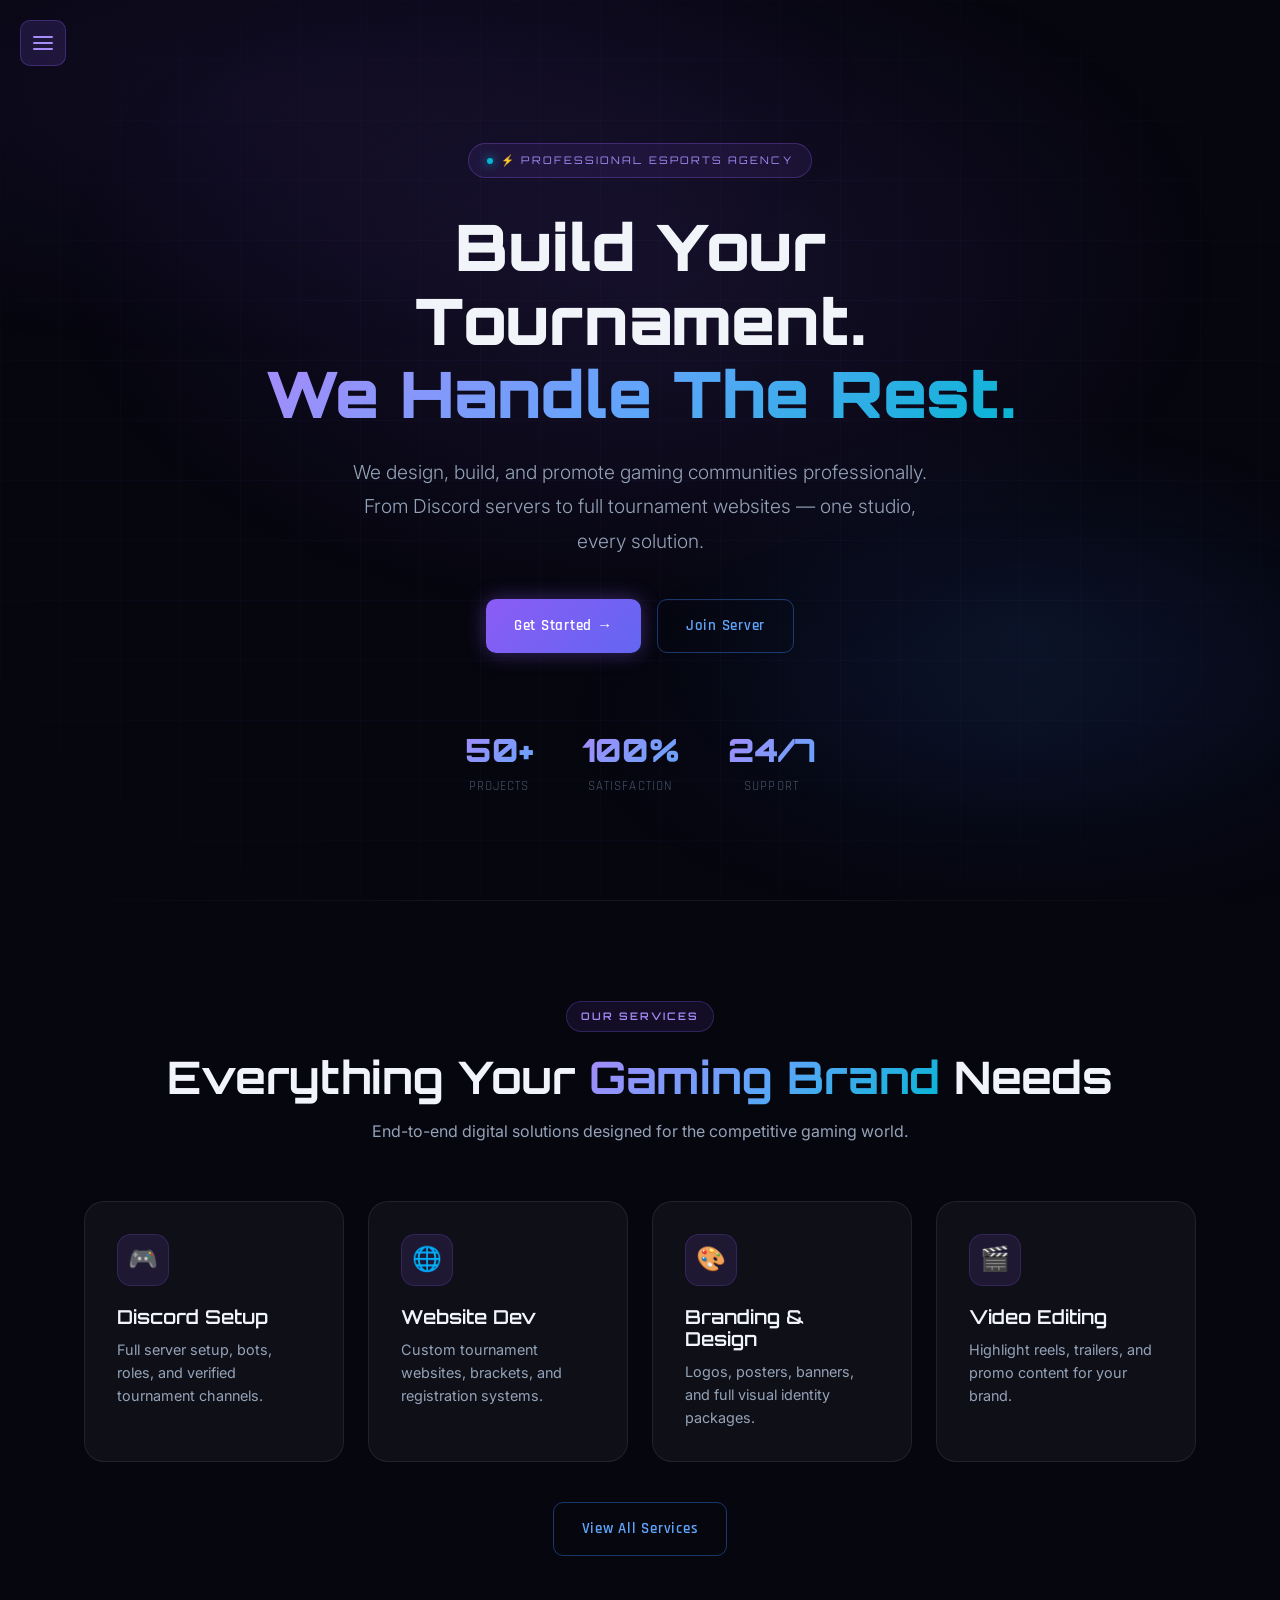
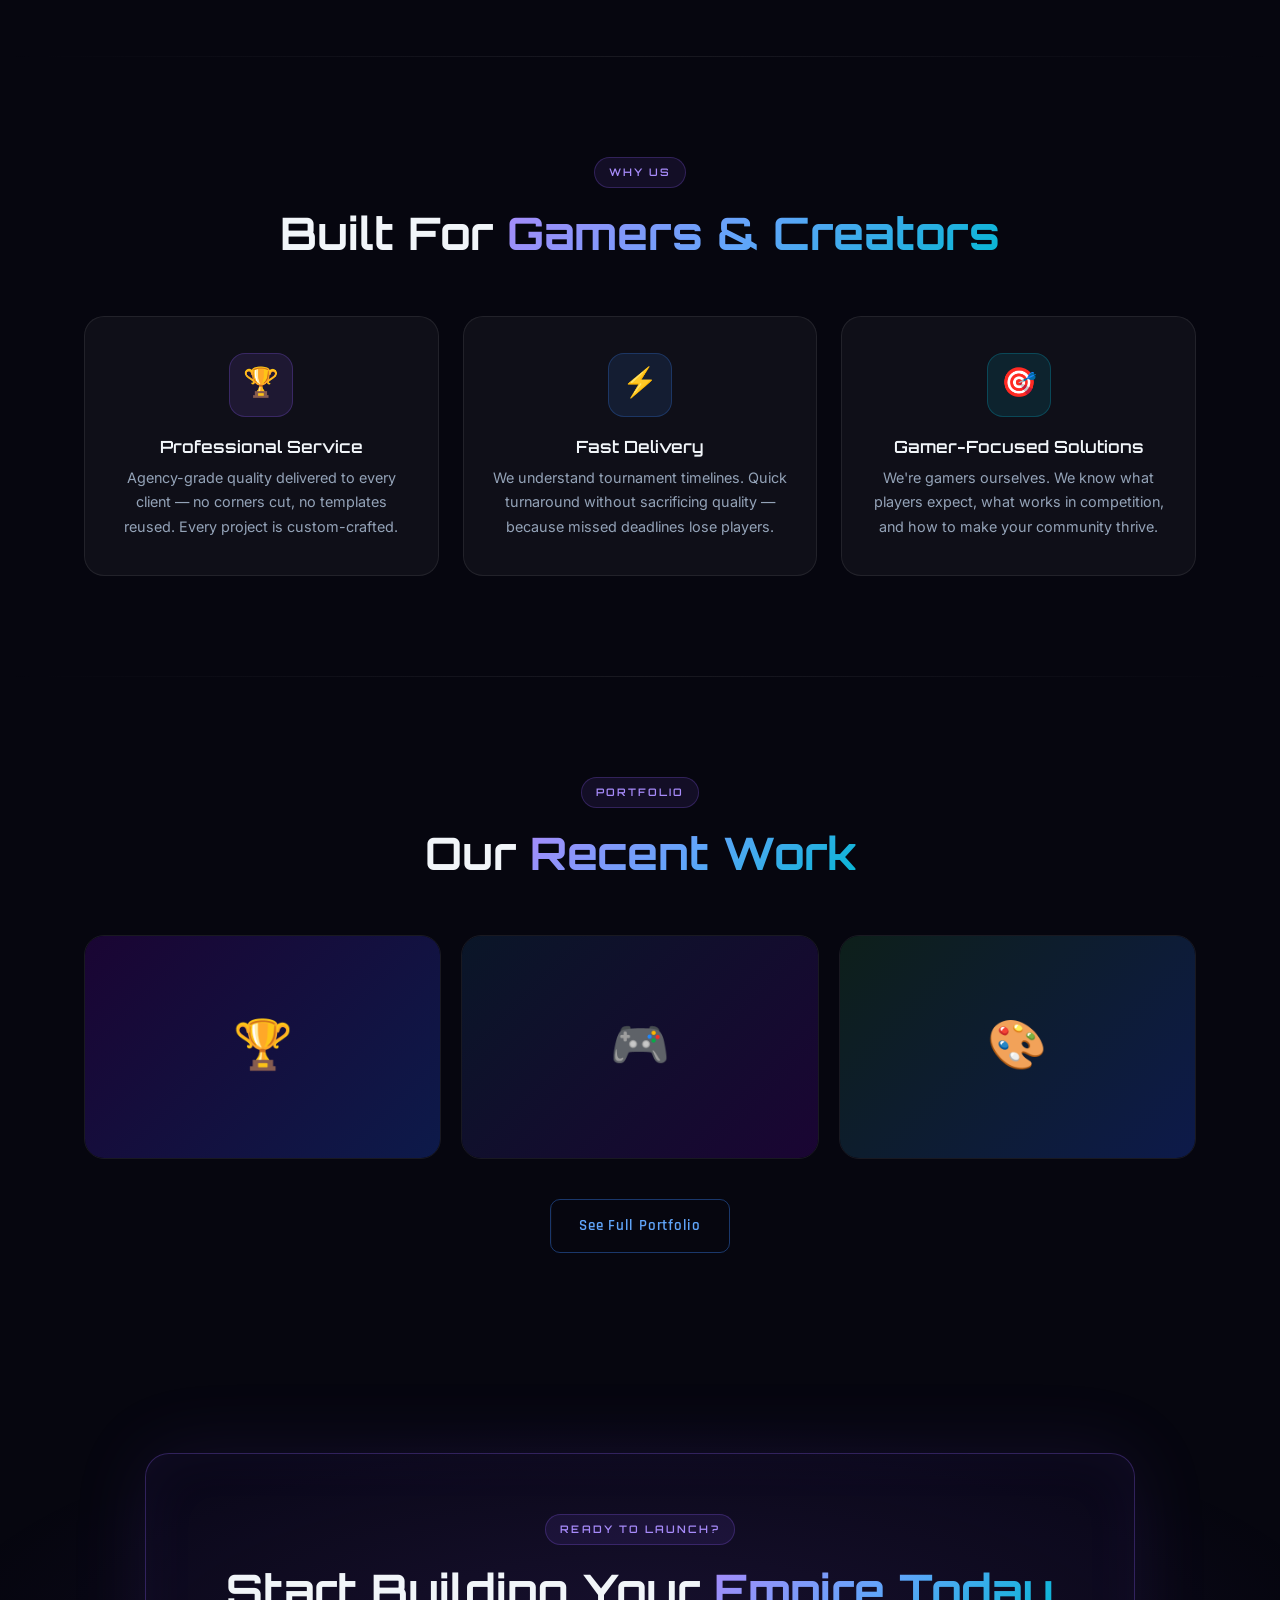
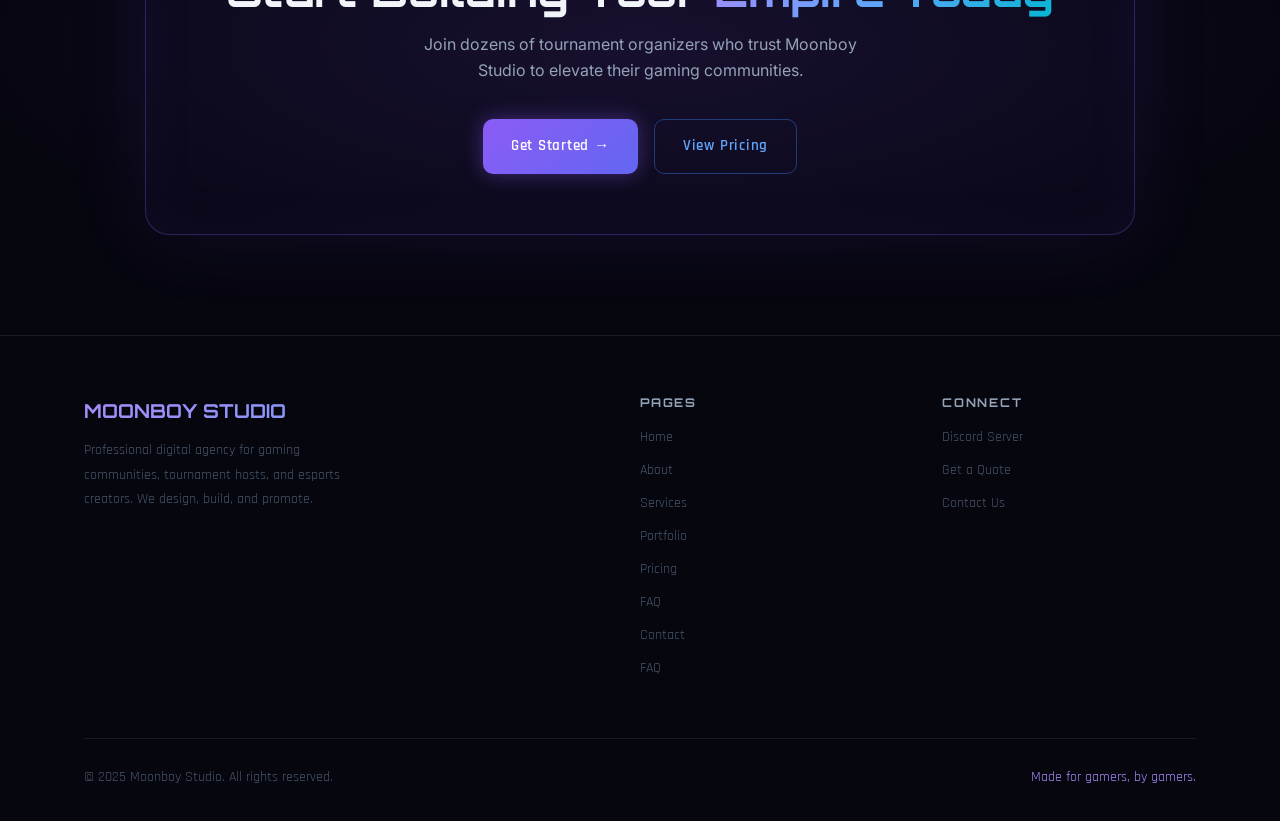
<file: index.html>
<!DOCTYPE html>
<html lang="en">
<head>
  <meta charset="UTF-8" />
  <meta name="viewport" content="width=device-width, initial-scale=1.0" />
  <title>Moonboy Studio — Build Your Tournament. We Handle The Rest.</title>
  <meta name="description" content="Professional digital agency for gaming communities, tournament hosts, and esports creators." />
  <link rel="stylesheet" href="style.css" />
  <style>
    /* ── Hero ── */
    .hero {
      min-height: 100vh;
      display: flex;
      align-items: center;
      justify-content: center;
      text-align: center;
      padding: 120px 24px 80px;
      position: relative;
      overflow: hidden;
    }

    .hero-bg {
      position: absolute;
      inset: 0;
      background:
        radial-gradient(ellipse 70% 60% at 50% 30%, rgba(139,92,246,0.12) 0%, transparent 65%),
        radial-gradient(ellipse 50% 40% at 80% 70%, rgba(59,130,246,0.08) 0%, transparent 60%);
    }

    .hero-grid-lines {
      position: absolute;
      inset: 0;
      background-image:
        linear-gradient(rgba(139,92,246,0.04) 1px, transparent 1px),
        linear-gradient(90deg, rgba(139,92,246,0.04) 1px, transparent 1px);
      background-size: 60px 60px;
      mask-image: radial-gradient(ellipse 80% 80% at 50% 50%, black 40%, transparent 100%);
    }

    .hero-content { position: relative; z-index: 1; max-width: 820px; }

    .hero-badge {
      display: inline-flex;
      align-items: center;
      gap: 8px;
      background: rgba(139,92,246,0.1);
      border: 1px solid rgba(139,92,246,0.3);
      border-radius: 100px;
      padding: 8px 18px;
      font-family: var(--font-display);
      font-size: 0.65rem;
      letter-spacing: 0.2em;
      text-transform: uppercase;
      color: var(--purple-light);
      margin-bottom: 32px;
      animation: fadeDown 0.8s ease both;
    }

    .hero-badge::before {
      content: '';
      width: 6px; height: 6px;
      background: var(--cyan);
      border-radius: 50%;
      box-shadow: 0 0 10px var(--cyan);
      animation: pulse 2s infinite;
    }

    @keyframes pulse {
      0%, 100% { opacity: 1; }
      50% { opacity: 0.4; }
    }

    @keyframes fadeDown {
      from { opacity: 0; transform: translateY(-20px); }
      to   { opacity: 1; transform: translateY(0); }
    }

    @keyframes fadeUp {
      from { opacity: 0; transform: translateY(30px); }
      to   { opacity: 1; transform: translateY(0); }
    }

    .hero-title {
      animation: fadeUp 0.9s 0.15s ease both;
      margin-bottom: 24px;
    }

    .hero-sub {
      font-size: clamp(1rem, 2vw, 1.2rem);
      color: var(--text-secondary);
      max-width: 600px;
      margin: 0 auto 40px;
      font-family: var(--font-text);
      font-weight: 300;
      line-height: 1.8;
      animation: fadeUp 0.9s 0.3s ease both;
    }

    .hero-btns {
      display: flex;
      gap: 16px;
      justify-content: center;
      flex-wrap: wrap;
      animation: fadeUp 0.9s 0.45s ease both;
    }

    .hero-stats {
      display: flex;
      gap: 48px;
      justify-content: center;
      margin-top: 72px;
      animation: fadeUp 0.9s 0.6s ease both;
    }

    .hero-stat { text-align: center; }
    .hero-stat-num {
      font-family: var(--font-display);
      font-size: 2rem;
      font-weight: 900;
      background: linear-gradient(135deg, var(--purple-light), var(--blue-light));
      -webkit-background-clip: text;
      -webkit-text-fill-color: transparent;
      background-clip: text;
    }
    .hero-stat-label {
      font-size: 0.8rem;
      color: var(--text-muted);
      letter-spacing: 0.08em;
      text-transform: uppercase;
    }

    /* ── Services Preview ── */
    .service-icon { font-size: 2rem; margin-bottom: 4px; }

    /* ── Why Choose ── */
    .why-grid {
      display: grid;
      grid-template-columns: repeat(3,1fr);
      gap: 24px;
    }

    .why-card {
      background: var(--bg-card);
      border: 1px solid var(--border);
      border-radius: var(--radius-lg);
      padding: 36px 28px;
      transition: var(--transition);
      text-align: center;
    }

    .why-card:hover {
      border-color: rgba(139,92,246,0.3);
      transform: translateY(-4px);
      box-shadow: 0 20px 50px rgba(0,0,0,0.3);
    }

    .why-icon {
      width: 64px; height: 64px;
      border-radius: 16px;
      margin: 0 auto 20px;
      display: flex;
      align-items: center;
      justify-content: center;
      font-size: 1.8rem;
      position: relative;
    }

    .why-icon-purple { background: rgba(139,92,246,0.12); border: 1px solid rgba(139,92,246,0.25); }
    .why-icon-blue   { background: rgba(59,130,246,0.12);  border: 1px solid rgba(59,130,246,0.25); }
    .why-icon-cyan   { background: rgba(6,182,212,0.12);   border: 1px solid rgba(6,182,212,0.25); }

    .why-card h3 { font-size: 1.05rem; margin-bottom: 10px; }
    .why-card p  { color: var(--text-secondary); font-size: 0.9rem; font-family: var(--font-text); line-height: 1.7; }

    /* ── Portfolio Preview ── */
    .portfolio-grid-preview {
      display: grid;
      grid-template-columns: repeat(3, 1fr);
      gap: 20px;
    }

    .portfolio-item {
      border-radius: var(--radius-lg);
      overflow: hidden;
      border: 1px solid var(--border);
      position: relative;
      aspect-ratio: 16/10;
      cursor: pointer;
    }

    .portfolio-item-bg {
      width: 100%;
      height: 100%;
      display: flex;
      align-items: center;
      justify-content: center;
      font-size: 3rem;
      transition: transform 0.4s ease;
      position: relative;
    }

    .p-bg-1 { background: linear-gradient(135deg, #1a0533, #0d1a4a); }
    .p-bg-2 { background: linear-gradient(135deg, #0a1628, #1a0533); }
    .p-bg-3 { background: linear-gradient(135deg, #0d1f1a, #0d1a4a); }

    .portfolio-item:hover .portfolio-item-bg { transform: scale(1.05); }

    .portfolio-overlay {
      position: absolute;
      inset: 0;
      background: rgba(0,0,0,0.5);
      display: flex;
      align-items: flex-end;
      padding: 20px;
      opacity: 0;
      transition: var(--transition);
    }

    .portfolio-item:hover .portfolio-overlay { opacity: 1; }

    .portfolio-overlay-text {
      font-family: var(--font-display);
      font-size: 0.85rem;
      font-weight: 600;
      color: #fff;
    }

    /* ── CTA Section ── */
    .cta-section {
      padding: 100px 0;
      text-align: center;
      position: relative;
      overflow: hidden;
    }

    .cta-section::before {
      content: '';
      position: absolute;
      inset: 0;
      background:
        radial-gradient(ellipse 80% 60% at 50% 50%, rgba(139,92,246,0.1) 0%, transparent 70%);
    }

    .cta-section .container { position: relative; z-index: 1; }

    .cta-glow-border {
      display: inline-block;
      border: 1px solid rgba(139,92,246,0.3);
      border-radius: 24px;
      padding: 60px 80px;
      background: rgba(139,92,246,0.04);
      box-shadow: inset 0 0 60px rgba(139,92,246,0.05), 0 0 80px rgba(139,92,246,0.1);
    }

    @media (max-width: 900px) {
      .why-grid { grid-template-columns: 1fr; }
      .portfolio-grid-preview { grid-template-columns: 1fr 1fr; }
      .hero-stats { gap: 28px; }
    }

    @media (max-width: 640px) {
      .portfolio-grid-preview { grid-template-columns: 1fr; }
      .cta-glow-border { padding: 40px 24px; }
    }
  </style>
</head>
<body>

<div id="main-content" class="main">

  <!-- ── Hero ── -->
  <section class="hero">
    <div class="hero-bg"></div>
    <div class="hero-grid-lines"></div>
    <div class="hero-content">
      <div class="hero-badge">⚡ Professional Esports Agency</div>
      <h1 class="hero-title">
        Build Your Tournament.<br>
        <span class="gradient-text">We Handle The Rest.</span>
      </h1>
      <p class="hero-sub">We design, build, and promote gaming communities professionally. From Discord servers to full tournament websites — one studio, every solution.</p>
      <div class="hero-btns">
        <a href="https://discord.gg/uCGvsjTVT5" target="_blank" rel="noopener" class="btn btn-primary">
          Get Started →
        </a>
        <a href="https://discord.gg/uCGvsjTVT5" target="_blank" rel="noopener" class="btn btn-outline">
          Join Server
        </a>
      </div>
      <div class="hero-stats">
        <div class="hero-stat">
          <div class="hero-stat-num">50+</div>
          <div class="hero-stat-label">Projects</div>
        </div>
        <div class="hero-stat">
          <div class="hero-stat-num">100%</div>
          <div class="hero-stat-label">Satisfaction</div>
        </div>
        <div class="hero-stat">
          <div class="hero-stat-num">24/7</div>
          <div class="hero-stat-label">Support</div>
        </div>
      </div>
    </div>
  </section>

  <div class="divider"></div>

  <!-- ── Services Preview ── -->
  <section>
    <div class="container">
      <div class="fade-up" style="text-align:center; margin-bottom: 56px;">
        <div class="section-label">Our Services</div>
        <h2>Everything Your <span class="gradient-text">Gaming Brand</span> Needs</h2>
        <p style="color:var(--text-secondary); margin-top:16px; font-family:var(--font-text); max-width:540px; margin-left:auto; margin-right:auto;">End-to-end digital solutions designed for the competitive gaming world.</p>
      </div>
      <div class="grid-4">
        <div class="card fade-up">
          <div class="card-icon">🎮</div>
          <h3>Discord Setup</h3>
          <p style="color:var(--text-secondary); font-size:0.9rem; margin-top:10px; font-family:var(--font-text);">Full server setup, bots, roles, and verified tournament channels.</p>
        </div>
        <div class="card fade-up delay-1">
          <div class="card-icon">🌐</div>
          <h3>Website Dev</h3>
          <p style="color:var(--text-secondary); font-size:0.9rem; margin-top:10px; font-family:var(--font-text);">Custom tournament websites, brackets, and registration systems.</p>
        </div>
        <div class="card fade-up delay-2">
          <div class="card-icon">🎨</div>
          <h3>Branding & Design</h3>
          <p style="color:var(--text-secondary); font-size:0.9rem; margin-top:10px; font-family:var(--font-text);">Logos, posters, banners, and full visual identity packages.</p>
        </div>
        <div class="card fade-up delay-3">
          <div class="card-icon">🎬</div>
          <h3>Video Editing</h3>
          <p style="color:var(--text-secondary); font-size:0.9rem; margin-top:10px; font-family:var(--font-text);">Highlight reels, trailers, and promo content for your brand.</p>
        </div>
      </div>
      <div style="text-align:center; margin-top:40px;" class="fade-up">
        <a href="services.html" class="btn btn-outline">View All Services</a>
      </div>
    </div>
  </section>

  <div class="divider"></div>

  <!-- ── Why Choose Us ── -->
  <section>
    <div class="container">
      <div class="fade-up" style="text-align:center; margin-bottom: 56px;">
        <div class="section-label">Why Us</div>
        <h2>Built For <span class="gradient-text">Gamers & Creators</span></h2>
      </div>
      <div class="why-grid">
        <div class="why-card fade-up">
          <div class="why-icon why-icon-purple">🏆</div>
          <h3>Professional Service</h3>
          <p>Agency-grade quality delivered to every client — no corners cut, no templates reused. Every project is custom-crafted.</p>
        </div>
        <div class="why-card fade-up delay-1">
          <div class="why-icon why-icon-blue">⚡</div>
          <h3>Fast Delivery</h3>
          <p>We understand tournament timelines. Quick turnaround without sacrificing quality — because missed deadlines lose players.</p>
        </div>
        <div class="why-card fade-up delay-2">
          <div class="why-icon why-icon-cyan">🎯</div>
          <h3>Gamer-Focused Solutions</h3>
          <p>We're gamers ourselves. We know what players expect, what works in competition, and how to make your community thrive.</p>
        </div>
      </div>
    </div>
  </section>

  <div class="divider"></div>

  <!-- ── Portfolio Preview ── -->
  <section>
    <div class="container">
      <div class="fade-up" style="text-align:center; margin-bottom: 56px;">
        <div class="section-label">Portfolio</div>
        <h2>Our <span class="gradient-text">Recent Work</span></h2>
      </div>
      <div class="portfolio-grid-preview fade-up">
        <div class="portfolio-item">
          <div class="portfolio-item-bg p-bg-1">🏆</div>
          <div class="portfolio-overlay">
            <div class="portfolio-overlay-text">Tournament Website</div>
          </div>
        </div>
        <div class="portfolio-item">
          <div class="portfolio-item-bg p-bg-2">🎮</div>
          <div class="portfolio-overlay">
            <div class="portfolio-overlay-text">Discord Server</div>
          </div>
        </div>
        <div class="portfolio-item">
          <div class="portfolio-item-bg p-bg-3">🎨</div>
          <div class="portfolio-overlay">
            <div class="portfolio-overlay-text">Brand Identity</div>
          </div>
        </div>
      </div>
      <div style="text-align:center; margin-top:40px;" class="fade-up">
        <a href="portfolio.html" class="btn btn-outline">See Full Portfolio</a>
      </div>
    </div>
  </section>

  <!-- ── CTA Section ── -->
  <section class="cta-section">
    <div class="container">
      <div class="cta-glow-border fade-up">
        <div class="section-label">Ready to Launch?</div>
        <h2 style="margin-bottom:16px;">Start Building Your <span class="gradient-text">Empire Today</span></h2>
        <p style="color:var(--text-secondary); margin-bottom:36px; font-family:var(--font-text); max-width:480px; margin-left:auto; margin-right:auto;">Join dozens of tournament organizers who trust Moonboy Studio to elevate their gaming communities.</p>
        <div style="display:flex; gap:16px; justify-content:center; flex-wrap:wrap;">
          <a href="https://discord.gg/uCGvsjTVT5" target="_blank" rel="noopener" class="btn btn-primary">Get Started →</a>
          <a href="pricing.html" class="btn btn-outline">View Pricing</a>
        </div>
      </div>
    </div>
  </section>

</div>

<script src="components.js"></script>
<script src="main.js"></script>
</body>
</html>
</file>
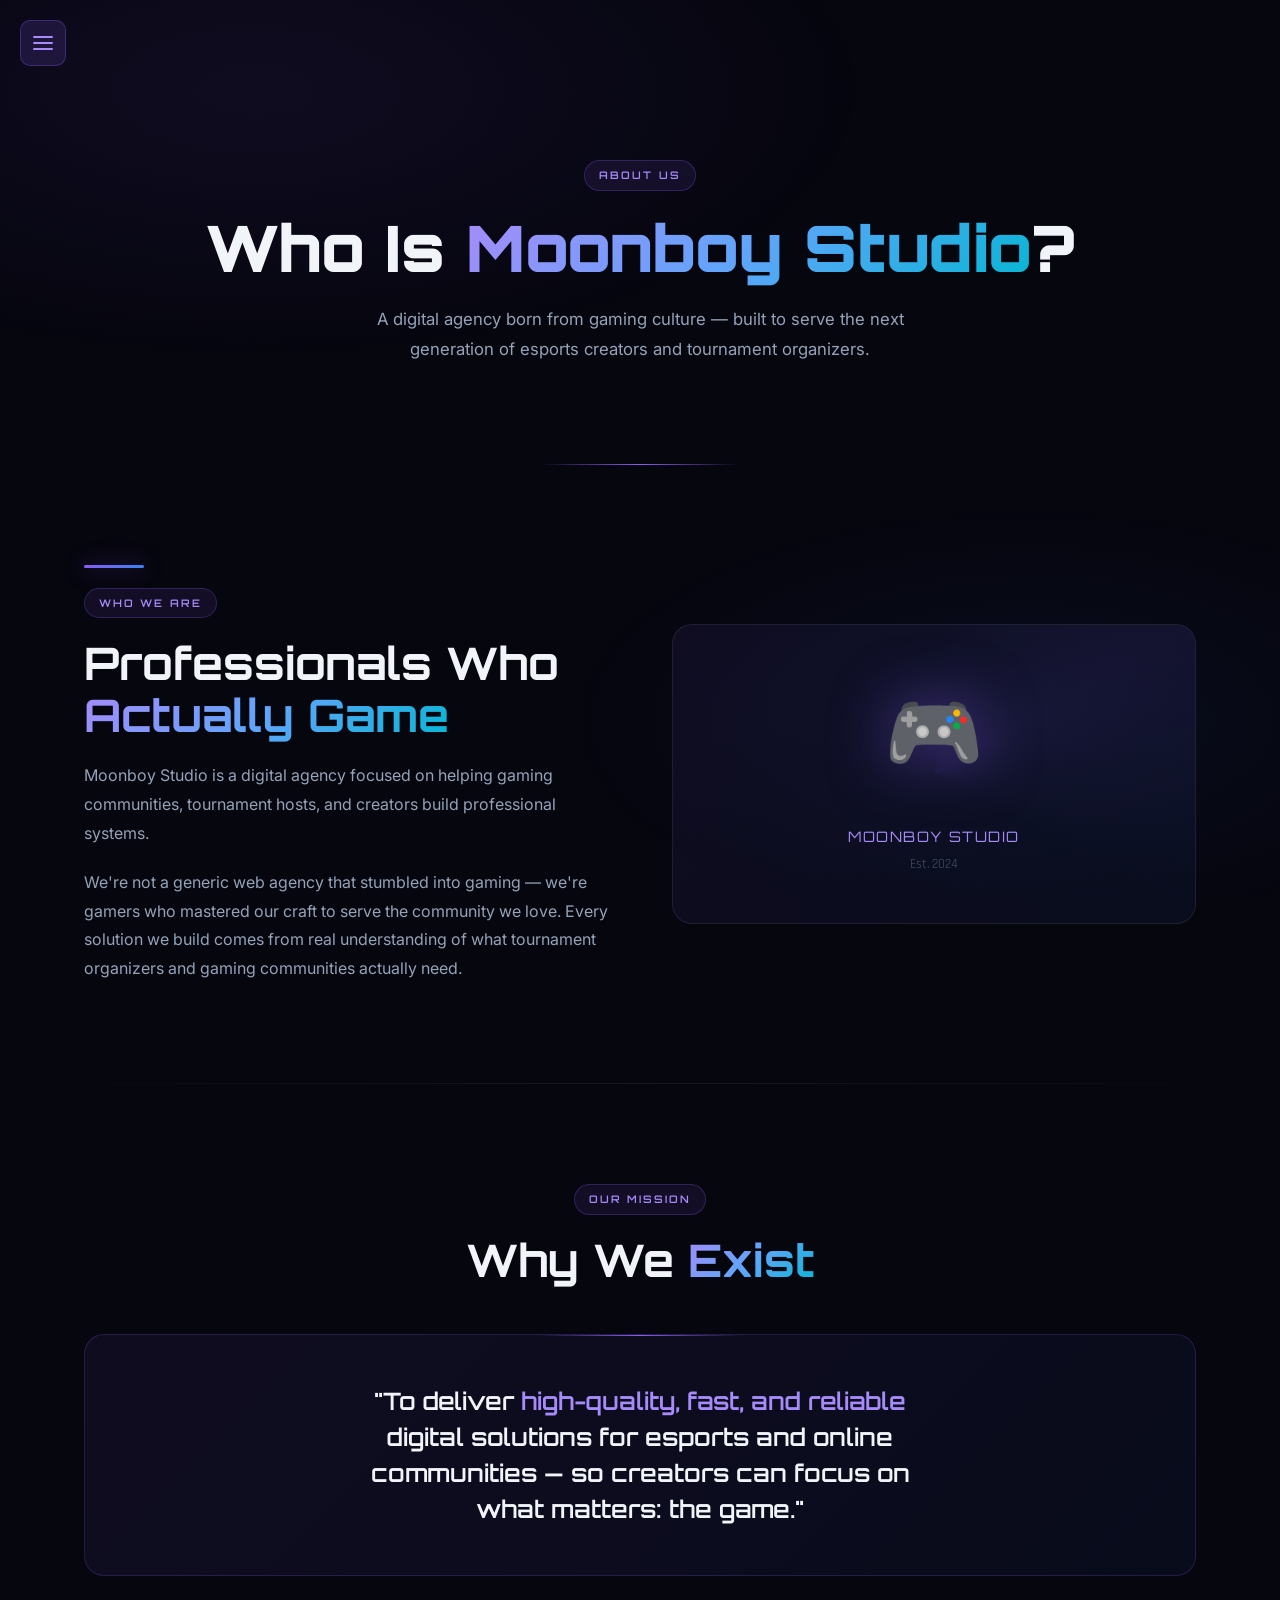
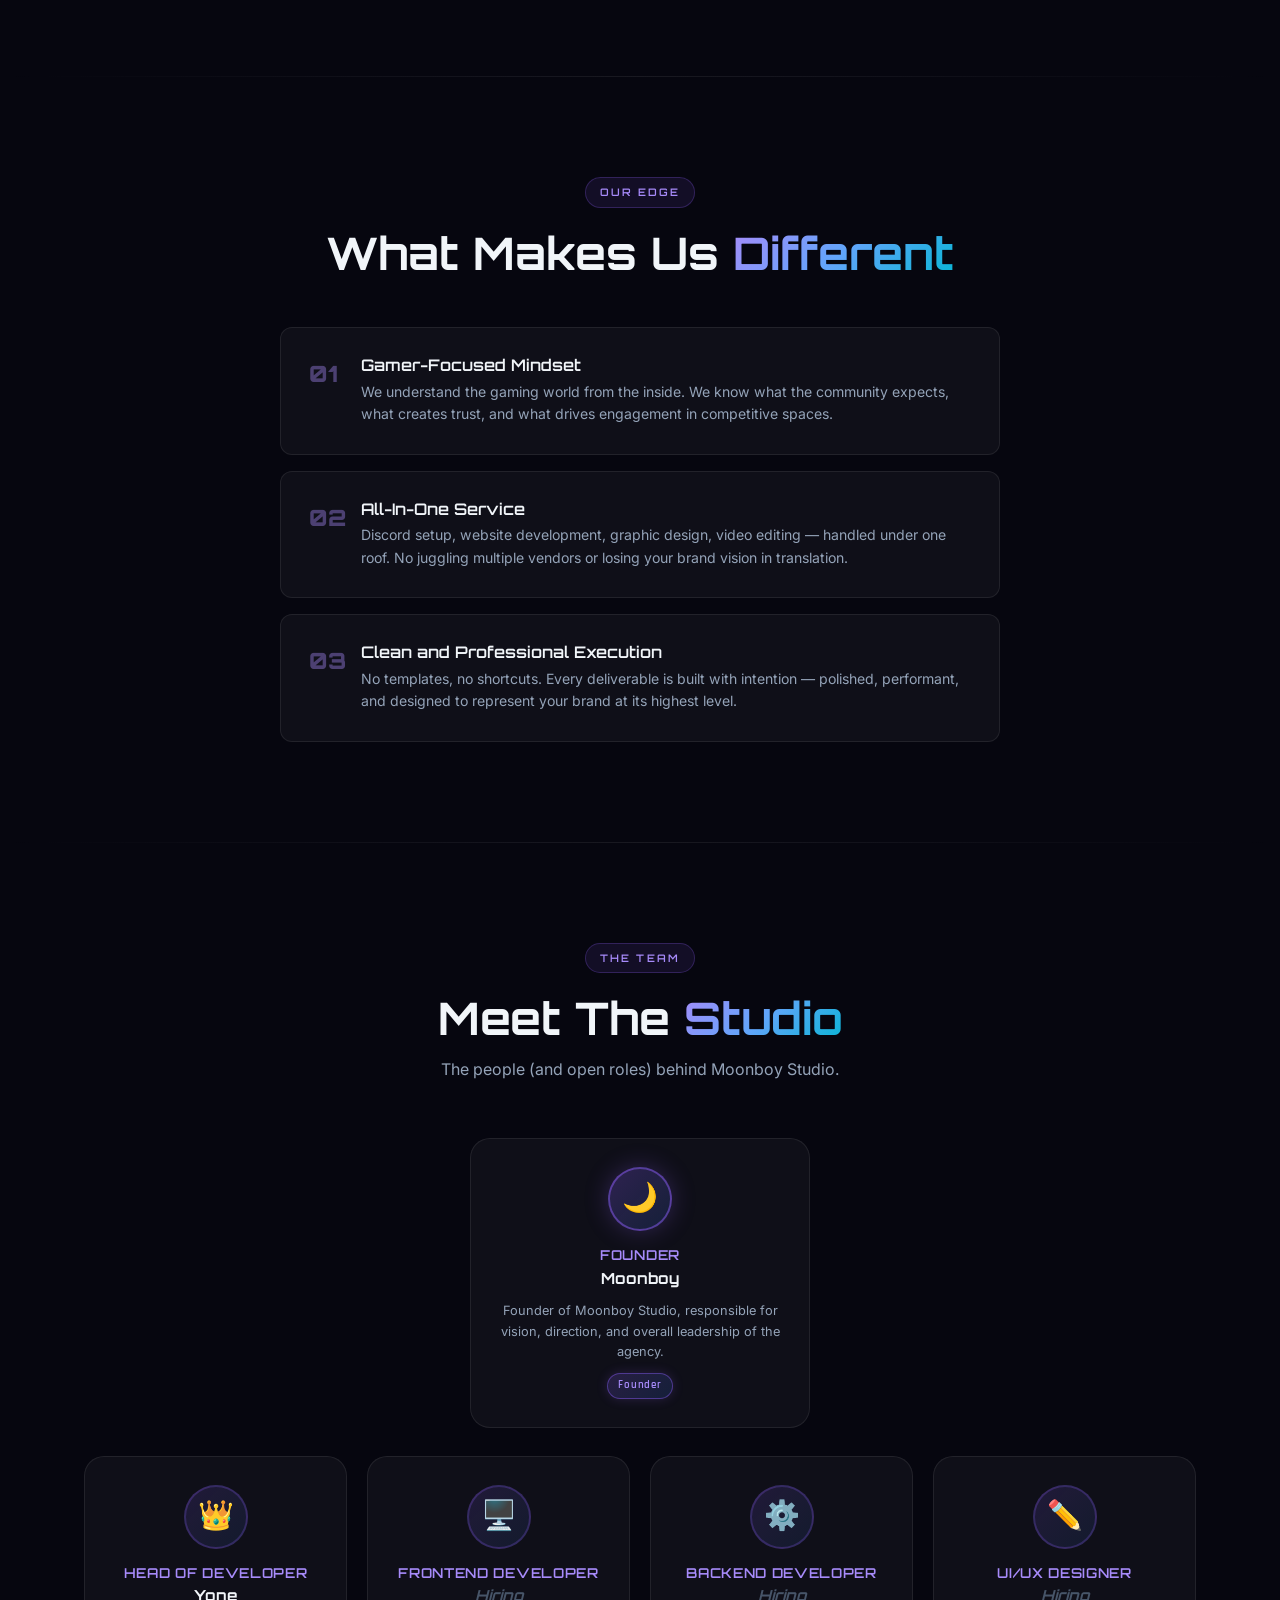
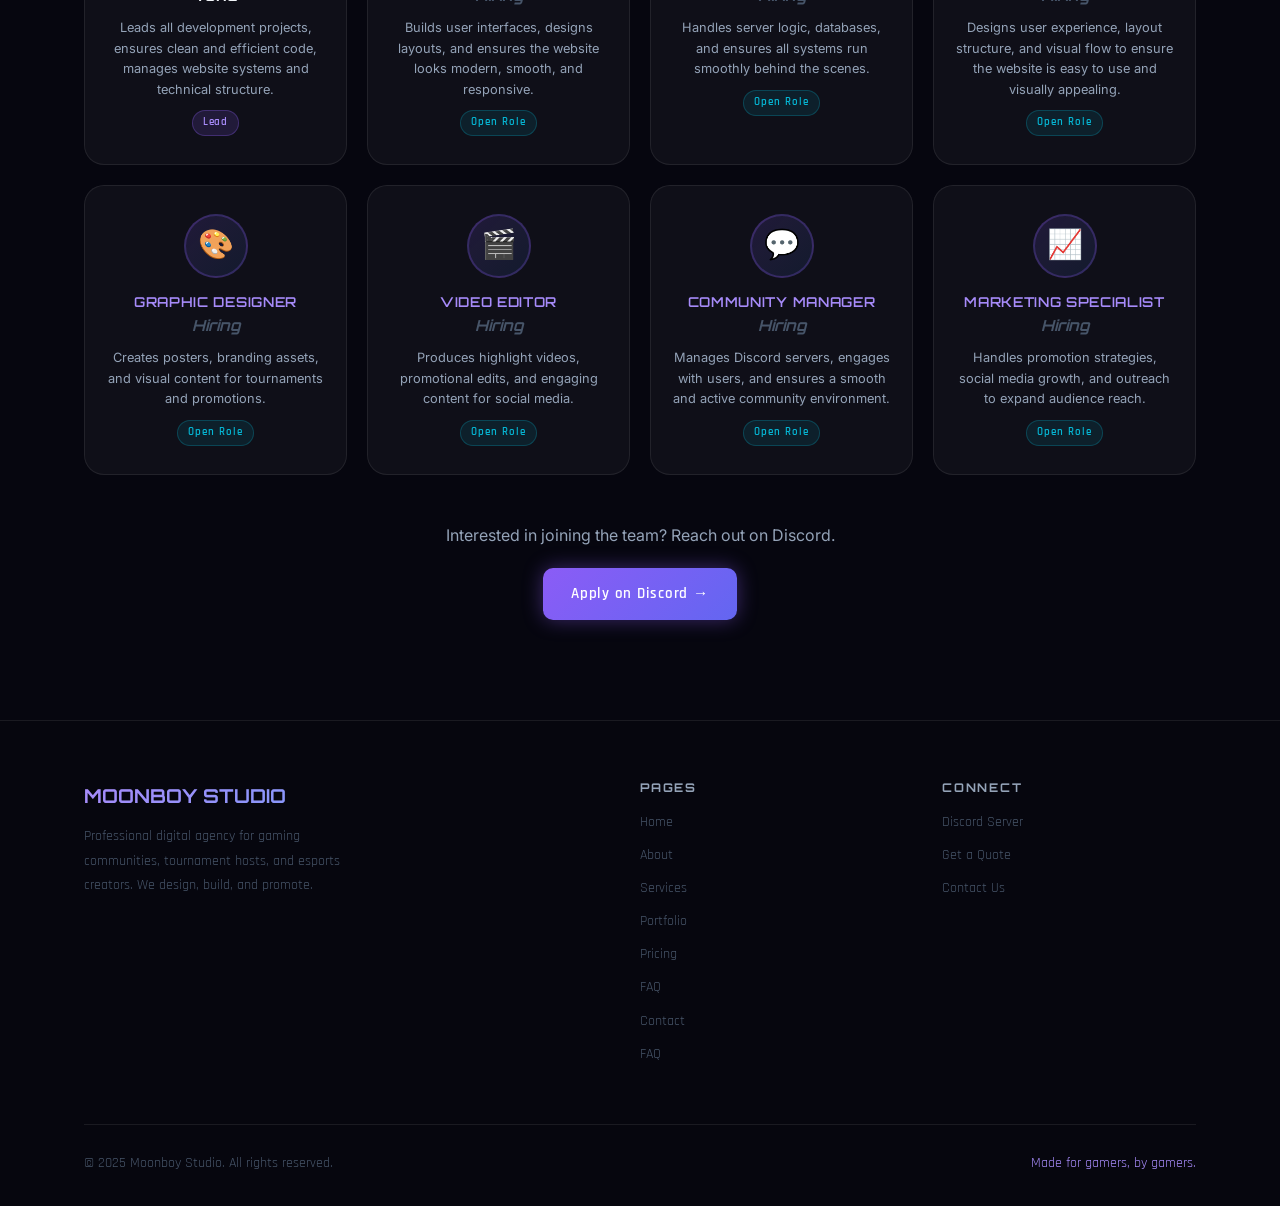
<file: about.html>
<!DOCTYPE html>
<html lang="en">
<head>
  <meta charset="UTF-8" />
  <meta name="viewport" content="width=device-width, initial-scale=1.0" />
  <title>About — Moonboy Studio</title>
  <link rel="stylesheet" href="style.css" />
  <style>
    /* ── Who We Are ── */
    .about-intro-grid {
      display: grid;
      grid-template-columns: 1fr 1fr;
      gap: 64px;
      align-items: center;
    }

    .about-intro-visual {
      border-radius: var(--radius-lg);
      background: linear-gradient(135deg, rgba(139,92,246,0.08), rgba(59,130,246,0.06));
      border: 1px solid var(--border);
      padding: 48px;
      text-align: center;
      position: relative;
      overflow: hidden;
    }

    .about-intro-visual::before {
      content: '';
      position: absolute;
      top: -50%; left: -50%;
      width: 200%; height: 200%;
      background: conic-gradient(from 0deg at 50% 50%, transparent 0deg, rgba(139,92,246,0.06) 60deg, transparent 120deg);
      animation: spin 12s linear infinite;
    }

    @keyframes spin { to { transform: rotate(360deg); } }

    .about-visual-emoji {
      font-size: 5rem;
      position: relative;
      z-index: 1;
      filter: drop-shadow(0 0 30px rgba(139,92,246,0.5));
    }

    /* ── Mission ── */
    .mission-card {
      background: linear-gradient(135deg, rgba(139,92,246,0.08), rgba(59,130,246,0.05));
      border: 1px solid rgba(139,92,246,0.2);
      border-radius: var(--radius-lg);
      padding: 48px;
      text-align: center;
      position: relative;
      overflow: hidden;
    }

    .mission-card::before {
      content: '';
      position: absolute;
      top: 0; left: 50%;
      transform: translateX(-50%);
      width: 200px; height: 1px;
      background: linear-gradient(90deg, transparent, var(--purple), transparent);
    }

    .mission-quote {
      font-family: var(--font-display);
      font-size: clamp(1.1rem, 2.5vw, 1.5rem);
      font-weight: 600;
      line-height: 1.5;
      color: var(--text-primary);
      max-width: 600px;
      margin: 0 auto;
    }

    .mission-quote span { color: var(--purple-light); }

    /* ── Differentiators ── */
    .diff-item {
      display: flex;
      gap: 20px;
      padding: 28px;
      border-radius: var(--radius);
      background: var(--bg-card);
      border: 1px solid var(--border);
      transition: var(--transition);
    }

    .diff-item:hover {
      border-color: rgba(139,92,246,0.25);
      background: var(--bg-card-hover);
    }

    .diff-num {
      font-family: var(--font-display);
      font-size: 1.4rem;
      font-weight: 900;
      color: var(--purple-light);
      opacity: 0.4;
      min-width: 32px;
    }

    .diff-item h3 { font-size: 1rem; margin-bottom: 6px; }
    .diff-item p  { color: var(--text-secondary); font-size: 0.88rem; font-family: var(--font-text); }

    /* ── Team Cards ── */
    .team-grid {
      display: grid;
      grid-template-columns: repeat(4, 1fr);
      gap: 20px;
    }

    .team-card {
      background: var(--bg-card);
      border: 1px solid var(--border);
      border-radius: var(--radius-lg);
      padding: 28px 22px;
      text-align: center;
      transition: var(--transition);
      position: relative;
      overflow: hidden;
    }

    .team-card::after {
      content: '';
      position: absolute;
      bottom: 0; left: 0; right: 0;
      height: 2px;
      background: linear-gradient(90deg, var(--purple), var(--blue));
      transform: scaleX(0);
      transition: var(--transition);
    }

    .team-card:hover {
      border-color: rgba(139,92,246,0.3);
      transform: translateY(-6px);
      box-shadow: 0 20px 50px rgba(0,0,0,0.4), 0 0 25px rgba(139,92,246,0.12);
    }

    .team-card:hover::after { transform: scaleX(1); }

    .team-avatar {
      width: 64px; height: 64px;
      border-radius: 50%;
      margin: 0 auto 16px;
      display: flex;
      align-items: center;
      justify-content: center;
      font-size: 1.8rem;
      background: linear-gradient(135deg, rgba(139,92,246,0.15), rgba(59,130,246,0.1));
      border: 2px solid rgba(139,92,246,0.25);
    }

    .team-card h3 {
      font-size: 0.85rem;
      letter-spacing: 0.05em;
      color: var(--purple-light);
      margin-bottom: 4px;
      text-transform: uppercase;
    }

    .team-name {
      font-family: var(--font-display);
      font-size: 0.95rem;
      font-weight: 700;
      margin-bottom: 10px;
      color: var(--text-primary);
    }

    .team-name.hiring { color: var(--text-muted); font-style: italic; }

    .team-desc {
      font-size: 0.8rem;
      color: var(--text-secondary);
      font-family: var(--font-text);
      line-height: 1.6;
    }

    .team-badge {
      display: inline-block;
      margin-top: 10px;
      padding: 3px 10px;
      border-radius: 100px;
      font-size: 0.7rem;
      font-weight: 600;
      letter-spacing: 0.08em;
    }

    .badge-founder {
      background: linear-gradient(135deg, rgba(139,92,246,0.2), rgba(59,130,246,0.15));
      border: 1px solid rgba(139,92,246,0.45);
      color: var(--purple-light);
      box-shadow: 0 0 12px rgba(139,92,246,0.2);
    }

    .badge-lead {
      background: rgba(139,92,246,0.15);
      border: 1px solid rgba(139,92,246,0.3);
      color: var(--purple-light);
    }

    .badge-open {
      background: rgba(6,182,212,0.1);
      border: 1px solid rgba(6,182,212,0.25);
      color: var(--cyan);
    }

    @media (max-width: 1100px) { .team-grid { grid-template-columns: repeat(3,1fr); } }
    @media (max-width: 900px)  { .about-intro-grid { grid-template-columns: 1fr; gap: 40px; } .team-grid { grid-template-columns: repeat(2,1fr); } }
    @media (max-width: 540px)  { .team-grid { grid-template-columns: 1fr; } }
  </style>
</head>
<body>

<div id="main-content" class="main">

  <!-- ── Page Hero ── -->
  <section class="page-hero">
    <div class="container">
      <div class="section-label fade-up">About Us</div>
      <h1 class="fade-up delay-1">Who Is <span class="gradient-text">Moonboy Studio</span>?</h1>
      <p class="fade-up delay-2" style="color:var(--text-secondary); max-width:580px; margin:20px auto 0; font-family:var(--font-text); font-size:1.05rem; line-height:1.8;">A digital agency born from gaming culture — built to serve the next generation of esports creators and tournament organizers.</p>
    </div>
  </section>

  <!-- ── Who We Are ── -->
  <section>
    <div class="container">
      <div class="about-intro-grid">
        <div class="fade-up">
          <div class="glow-line"></div>
          <div class="section-label">Who We Are</div>
          <h2 style="margin-bottom:20px;">Professionals Who <span class="gradient-text">Actually Game</span></h2>
          <p style="color:var(--text-secondary); font-family:var(--font-text); line-height:1.8; margin-bottom:20px;">Moonboy Studio is a digital agency focused on helping gaming communities, tournament hosts, and creators build professional systems.</p>
          <p style="color:var(--text-secondary); font-family:var(--font-text); line-height:1.8;">We're not a generic web agency that stumbled into gaming — we're gamers who mastered our craft to serve the community we love. Every solution we build comes from real understanding of what tournament organizers and gaming communities actually need.</p>
        </div>
        <div class="fade-up delay-1">
          <div class="about-intro-visual">
            <div class="about-visual-emoji">🎮</div>
            <div style="position:relative; z-index:1; margin-top: 24px;">
              <div style="font-family:var(--font-display); font-size:0.9rem; letter-spacing:0.1em; color:var(--purple-light);">MOONBOY STUDIO</div>
              <div style="color:var(--text-muted); font-size:0.8rem; margin-top:6px;">Est. 2024</div>
            </div>
          </div>
        </div>
      </div>
    </div>
  </section>

  <div class="divider"></div>

  <!-- ── Our Mission ── -->
  <section>
    <div class="container">
      <div class="fade-up" style="text-align:center; margin-bottom:48px;">
        <div class="section-label">Our Mission</div>
        <h2>Why We <span class="gradient-text">Exist</span></h2>
      </div>
      <div class="mission-card fade-up">
        <p class="mission-quote">"To deliver <span>high-quality, fast, and reliable</span> digital solutions for esports and online communities — so creators can focus on what matters: the game."</p>
      </div>
    </div>
  </section>

  <div class="divider"></div>

  <!-- ── What Makes Us Different ── -->
  <section>
    <div class="container">
      <div class="fade-up" style="text-align:center; margin-bottom:48px;">
        <div class="section-label">Our Edge</div>
        <h2>What Makes Us <span class="gradient-text">Different</span></h2>
      </div>
      <div style="display:flex; flex-direction:column; gap:16px; max-width:720px; margin:0 auto;">
        <div class="diff-item fade-up">
          <div class="diff-num">01</div>
          <div>
            <h3>Gamer-Focused Mindset</h3>
            <p>We understand the gaming world from the inside. We know what the community expects, what creates trust, and what drives engagement in competitive spaces.</p>
          </div>
        </div>
        <div class="diff-item fade-up delay-1">
          <div class="diff-num">02</div>
          <div>
            <h3>All-In-One Service</h3>
            <p>Discord setup, website development, graphic design, video editing — handled under one roof. No juggling multiple vendors or losing your brand vision in translation.</p>
          </div>
        </div>
        <div class="diff-item fade-up delay-2">
          <div class="diff-num">03</div>
          <div>
            <h3>Clean and Professional Execution</h3>
            <p>No templates, no shortcuts. Every deliverable is built with intention — polished, performant, and designed to represent your brand at its highest level.</p>
          </div>
        </div>
      </div>
    </div>
  </section>

  <div class="divider"></div>

  <!-- ── Team ── -->
  <section>
    <div class="container">
      <div class="fade-up" style="text-align:center; margin-bottom:56px;">
        <div class="section-label">The Team</div>
        <h2>Meet The <span class="gradient-text">Studio</span></h2>
        <p style="color:var(--text-secondary); margin-top:12px; font-family:var(--font-text);">The people (and open roles) behind Moonboy Studio.</p>
      </div>
      <div class="team-grid">

        <!-- Founder — spans full row to stand out -->
        <div class="team-card founder-card fade-up" style="grid-column: 1 / -1; max-width: 340px; margin: 0 auto 8px;">
          <div class="team-avatar" style="background: linear-gradient(135deg, rgba(139,92,246,0.25), rgba(59,130,246,0.15)); border-color: rgba(139,92,246,0.5); box-shadow: 0 0 24px rgba(139,92,246,0.25);">🌙</div>
          <h3 style="color: var(--purple-light);">Founder</h3>
          <div class="team-name">Moonboy</div>
          <p class="team-desc">Founder of Moonboy Studio, responsible for vision, direction, and overall leadership of the agency.</p>
          <span class="team-badge badge-founder">Founder</span>
        </div>

        <!-- Head of Developer -->
        <div class="team-card fade-up">
          <div class="team-avatar">👑</div>
          <h3>Head of Developer</h3>
          <div class="team-name">Yone</div>
          <p class="team-desc">Leads all development projects, ensures clean and efficient code, manages website systems and technical structure.</p>
          <span class="team-badge badge-lead">Lead</span>
        </div>

        <!-- Frontend Developer -->
        <div class="team-card fade-up delay-1">
          <div class="team-avatar">🖥️</div>
          <h3>Frontend Developer</h3>
          <div class="team-name hiring">Hiring</div>
          <p class="team-desc">Builds user interfaces, designs layouts, and ensures the website looks modern, smooth, and responsive.</p>
          <span class="team-badge badge-open">Open Role</span>
        </div>

        <!-- Backend Developer -->
        <div class="team-card fade-up delay-2">
          <div class="team-avatar">⚙️</div>
          <h3>Backend Developer</h3>
          <div class="team-name hiring">Hiring</div>
          <p class="team-desc">Handles server logic, databases, and ensures all systems run smoothly behind the scenes.</p>
          <span class="team-badge badge-open">Open Role</span>
        </div>

        <!-- UI/UX Designer -->
        <div class="team-card fade-up delay-3">
          <div class="team-avatar">✏️</div>
          <h3>UI/UX Designer</h3>
          <div class="team-name hiring">Hiring</div>
          <p class="team-desc">Designs user experience, layout structure, and visual flow to ensure the website is easy to use and visually appealing.</p>
          <span class="team-badge badge-open">Open Role</span>
        </div>

        <!-- Graphic Designer -->
        <div class="team-card fade-up">
          <div class="team-avatar">🎨</div>
          <h3>Graphic Designer</h3>
          <div class="team-name hiring">Hiring</div>
          <p class="team-desc">Creates posters, branding assets, and visual content for tournaments and promotions.</p>
          <span class="team-badge badge-open">Open Role</span>
        </div>

        <!-- Video Editor -->
        <div class="team-card fade-up delay-1">
          <div class="team-avatar">🎬</div>
          <h3>Video Editor</h3>
          <div class="team-name hiring">Hiring</div>
          <p class="team-desc">Produces highlight videos, promotional edits, and engaging content for social media.</p>
          <span class="team-badge badge-open">Open Role</span>
        </div>

        <!-- Community Manager -->
        <div class="team-card fade-up delay-2">
          <div class="team-avatar">💬</div>
          <h3>Community Manager</h3>
          <div class="team-name hiring">Hiring</div>
          <p class="team-desc">Manages Discord servers, engages with users, and ensures a smooth and active community environment.</p>
          <span class="team-badge badge-open">Open Role</span>
        </div>

        <!-- Marketing Specialist -->
        <div class="team-card fade-up delay-3">
          <div class="team-avatar">📈</div>
          <h3>Marketing Specialist</h3>
          <div class="team-name hiring">Hiring</div>
          <p class="team-desc">Handles promotion strategies, social media growth, and outreach to expand audience reach.</p>
          <span class="team-badge badge-open">Open Role</span>
        </div>

      </div>
      <div style="text-align:center; margin-top:48px;" class="fade-up">
        <p style="color:var(--text-secondary); font-family:var(--font-text); margin-bottom:20px;">Interested in joining the team? Reach out on Discord.</p>
        <a href="https://discord.gg/uCGvsjTVT5" target="_blank" rel="noopener" class="btn btn-primary">Apply on Discord →</a>
      </div>
    </div>
  </section>

</div>

<script src="components.js"></script>
<script src="main.js"></script>
</body>
</html>
</file>
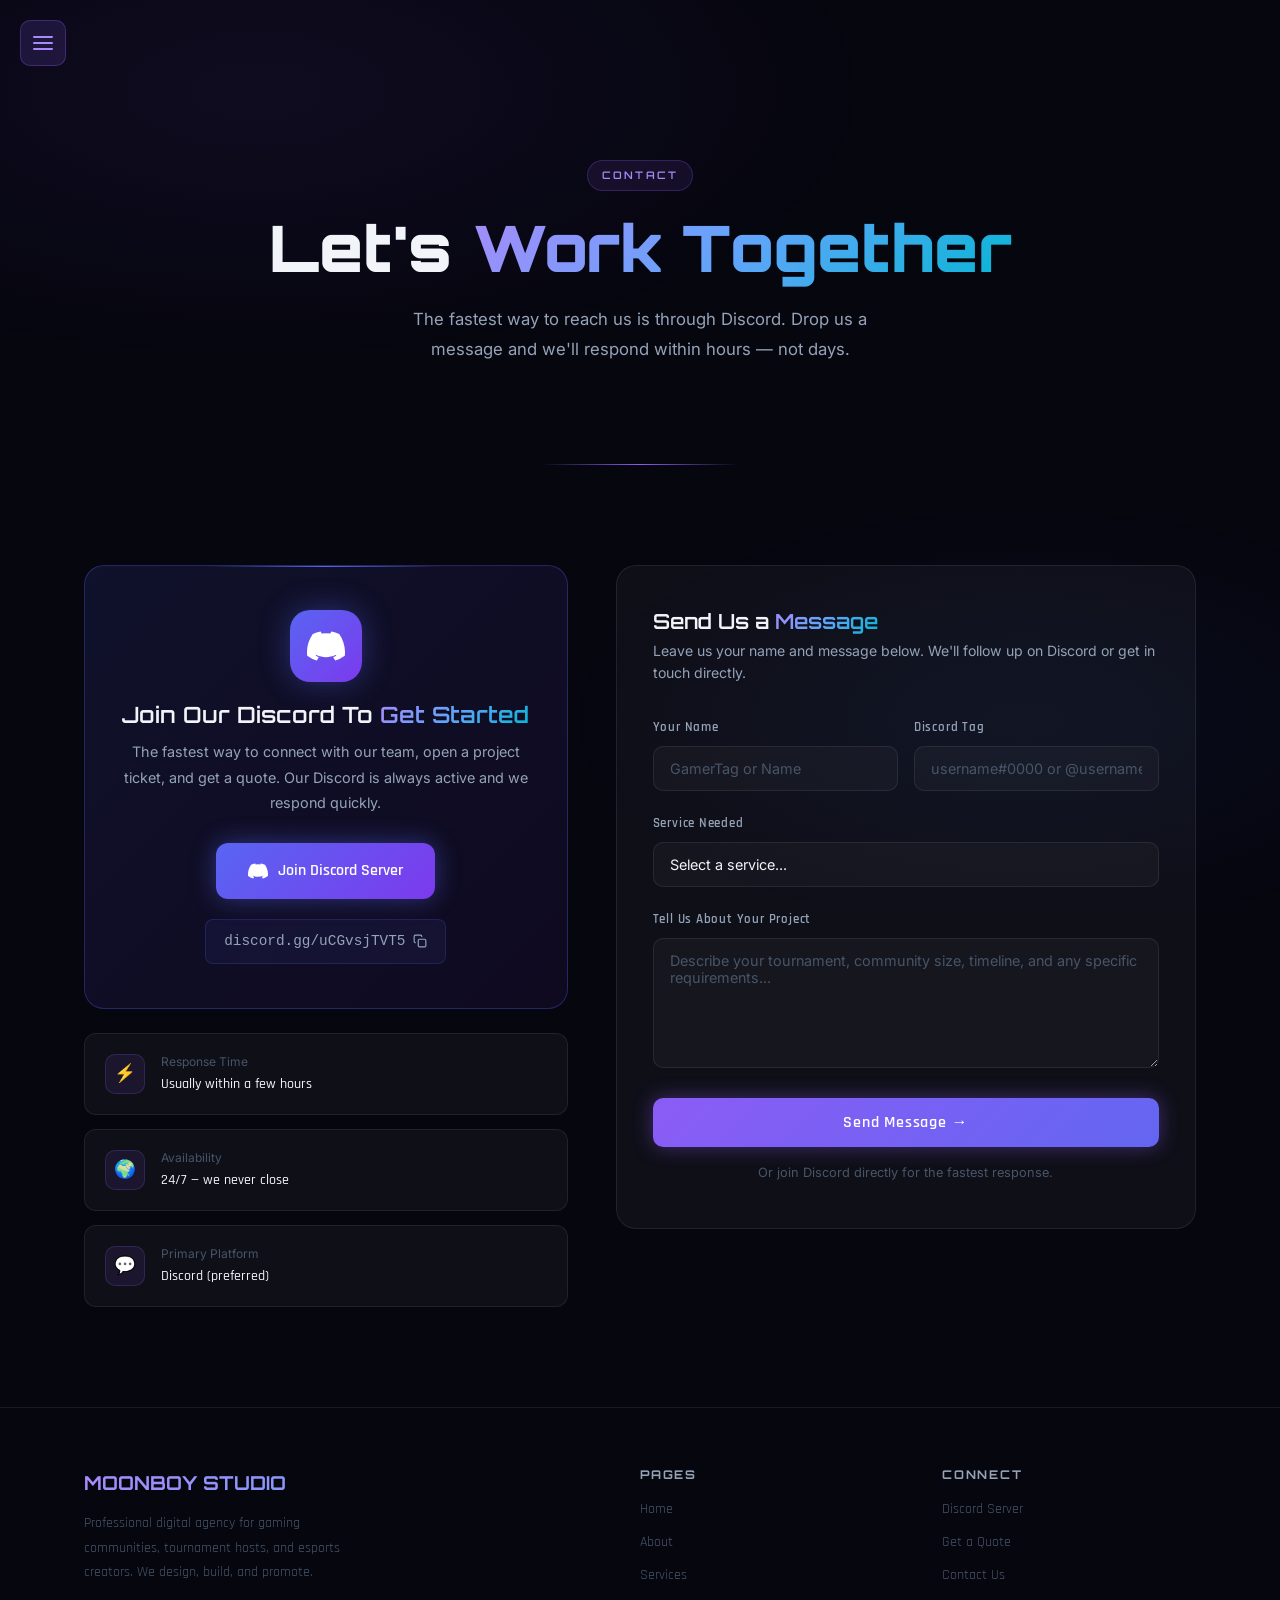
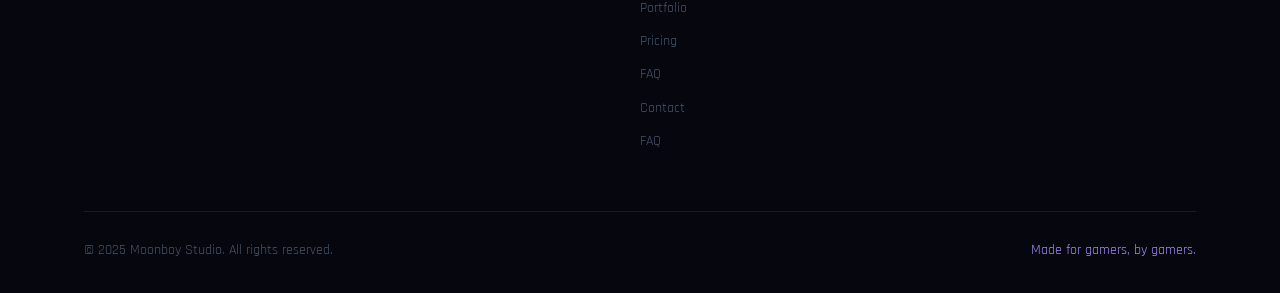
<file: contact.html>
<!DOCTYPE html>
<html lang="en">
<head>
  <meta charset="UTF-8" />
  <meta name="viewport" content="width=device-width, initial-scale=1.0" />
  <title>Contact — Moonboy Studio</title>
  <link rel="stylesheet" href="style.css" />
  <style>
    /* ── Contact Grid ── */
    .contact-grid {
      display: grid;
      grid-template-columns: 1fr 1.2fr;
      gap: 48px;
      align-items: start;
    }

    /* ── Discord CTA Block ── */
    .discord-block {
      background: linear-gradient(135deg, rgba(88,101,242,0.12), rgba(124,58,237,0.08));
      border: 1px solid rgba(88,101,242,0.3);
      border-radius: var(--radius-lg);
      padding: 44px 36px;
      text-align: center;
      position: relative;
      overflow: hidden;
    }

    .discord-block::before {
      content: '';
      position: absolute;
      top: 0; left: 50%;
      transform: translateX(-50%);
      width: 240px; height: 1px;
      background: linear-gradient(90deg, transparent, #5865f2, transparent);
    }

    .discord-logo {
      width: 72px; height: 72px;
      margin: 0 auto 20px;
      background: linear-gradient(135deg, #5865f2, #7c3aed);
      border-radius: 20px;
      display: flex; align-items: center; justify-content: center;
      box-shadow: 0 0 30px rgba(88,101,242,0.4);
    }

    .discord-block h3 {
      font-size: 1.4rem;
      margin-bottom: 12px;
    }

    .discord-block p {
      color: var(--text-secondary);
      font-family: var(--font-text);
      font-size: 0.9rem;
      line-height: 1.75;
      margin-bottom: 28px;
    }

    .btn-discord-cta {
      display: inline-flex;
      align-items: center;
      gap: 10px;
      padding: 15px 32px;
      background: linear-gradient(135deg, #5865f2, #7c3aed);
      border: none;
      border-radius: 12px;
      color: #fff;
      font-family: var(--font-body);
      font-size: 1rem;
      font-weight: 600;
      text-decoration: none;
      cursor: pointer;
      transition: var(--transition);
      box-shadow: 0 0 25px rgba(88,101,242,0.45);
    }

    .btn-discord-cta:hover {
      box-shadow: 0 0 45px rgba(88,101,242,0.65), 0 0 80px rgba(88,101,242,0.25);
      transform: translateY(-3px);
    }

    .discord-invite-code {
      display: inline-flex;
      align-items: center;
      gap: 8px;
      background: rgba(88,101,242,0.08);
      border: 1px solid rgba(88,101,242,0.2);
      border-radius: 8px;
      padding: 10px 18px;
      font-family: monospace;
      font-size: 0.9rem;
      color: var(--text-secondary);
      margin-top: 20px;
      cursor: pointer;
      transition: var(--transition);
      user-select: all;
    }

    .discord-invite-code:hover {
      background: rgba(88,101,242,0.15);
      color: var(--text-primary);
    }

    /* ── Info Cards ── */
    .info-cards { display: flex; flex-direction: column; gap: 14px; margin-top: 32px; }

    .info-card {
      display: flex;
      align-items: center;
      gap: 16px;
      padding: 18px 20px;
      background: var(--bg-card);
      border: 1px solid var(--border);
      border-radius: var(--radius);
      transition: var(--transition);
    }

    .info-card:hover { border-color: rgba(139,92,246,0.2); }

    .info-card-icon {
      width: 40px; height: 40px;
      border-radius: 10px;
      background: rgba(139,92,246,0.1);
      border: 1px solid rgba(139,92,246,0.2);
      display: flex; align-items: center; justify-content: center;
      font-size: 1.1rem;
      flex-shrink: 0;
    }

    .info-card-label { font-size: 0.75rem; color: var(--text-muted); font-family: var(--font-text); margin-bottom: 2px; }
    .info-card-value { font-size: 0.9rem; font-weight: 500; color: var(--text-primary); }

    /* ── Contact Form ── */
    .form-card {
      background: var(--bg-card);
      border: 1px solid var(--border);
      border-radius: var(--radius-lg);
      padding: 44px 36px;
    }

    .form-card h3 { font-size: 1.3rem; margin-bottom: 6px; }
    .form-card > p { color: var(--text-secondary); font-family: var(--font-text); font-size: 0.88rem; margin-bottom: 32px; }

    .form-group { margin-bottom: 22px; }

    .form-label {
      display: block;
      font-family: var(--font-body);
      font-size: 0.82rem;
      font-weight: 600;
      letter-spacing: 0.06em;
      color: var(--text-secondary);
      margin-bottom: 8px;
    }

    .form-input,
    .form-textarea,
    .form-select {
      width: 100%;
      background: rgba(255,255,255,0.03);
      border: 1px solid var(--border);
      border-radius: 10px;
      padding: 13px 16px;
      font-family: var(--font-text);
      font-size: 0.9rem;
      color: var(--text-primary);
      transition: var(--transition);
      outline: none;
      appearance: none;
    }

    .form-input::placeholder,
    .form-textarea::placeholder { color: var(--text-muted); }

    .form-input:focus,
    .form-textarea:focus,
    .form-select:focus {
      border-color: rgba(139,92,246,0.4);
      background: rgba(139,92,246,0.03);
      box-shadow: 0 0 0 3px rgba(139,92,246,0.08);
    }

    .form-textarea { resize: vertical; min-height: 130px; }

    .form-row { display: grid; grid-template-columns: 1fr 1fr; gap: 16px; }

    .form-submit {
      width: 100%;
      justify-content: center;
      font-size: 1rem;
    }

    .form-note {
      text-align: center;
      margin-top: 16px;
      font-family: var(--font-text);
      font-size: 0.8rem;
      color: var(--text-muted);
    }

    /* Success state */
    .form-success {
      display: none;
      text-align: center;
      padding: 40px 20px;
    }

    .form-success-icon {
      font-size: 3rem;
      margin-bottom: 16px;
    }

    .form-success h4 { font-size: 1.2rem; margin-bottom: 8px; }
    .form-success p  { color: var(--text-secondary); font-family: var(--font-text); }

    @media (max-width: 900px) { .contact-grid { grid-template-columns: 1fr; } .form-row { grid-template-columns: 1fr; } }
  </style>
</head>
<body>

<div id="main-content" class="main">

  <!-- ── Page Hero ── -->
  <section class="page-hero">
    <div class="container">
      <div class="section-label fade-up">Contact</div>
      <h1 class="fade-up delay-1">Let's <span class="gradient-text">Work Together</span></h1>
      <p class="fade-up delay-2" style="color:var(--text-secondary); max-width:520px; margin:20px auto 0; font-family:var(--font-text); font-size:1.05rem; line-height:1.8;">The fastest way to reach us is through Discord. Drop us a message and we'll respond within hours — not days.</p>
    </div>
  </section>

  <!-- ── Main Contact Section ── -->
  <section>
    <div class="container">
      <div class="contact-grid">

        <!-- Left: Discord + Info -->
        <div class="fade-up">

          <!-- Discord CTA -->
          <div class="discord-block">
            <div class="discord-logo">
              <svg width="38" height="38" viewBox="0 0 24 24" fill="white">
                <path d="M20.317 4.37a19.791 19.791 0 00-4.885-1.515.074.074 0 00-.079.037c-.21.375-.444.864-.608 1.25a18.27 18.27 0 00-5.487 0 12.64 12.64 0 00-.617-1.25.077.077 0 00-.079-.037A19.736 19.736 0 003.677 4.37a.07.07 0 00-.032.027C.533 9.046-.32 13.58.099 18.057.1 18.079.11 18.1.132 18.115a19.9 19.9 0 005.993 3.03.078.078 0 00.084-.028 14.09 14.09 0 001.226-1.994.076.076 0 00-.041-.106 13.107 13.107 0 01-1.872-.892.077.077 0 01-.008-.128 10.2 10.2 0 00.372-.292.074.074 0 01.077-.01c3.928 1.793 8.18 1.793 12.062 0a.074.074 0 01.078.01c.12.098.246.198.373.292a.077.077 0 01-.006.127 12.299 12.299 0 01-1.873.892.077.077 0 00-.041.107c.36.698.772 1.362 1.225 1.993a.076.076 0 00.084.028 19.839 19.839 0 006.002-3.03.077.077 0 00.032-.054c.5-5.177-.838-9.674-3.549-13.66a.061.061 0 00-.031-.03z"/>
              </svg>
            </div>
            <h3>Join Our Discord To <span class="gradient-text">Get Started</span></h3>
            <p>The fastest way to connect with our team, open a project ticket, and get a quote. Our Discord is always active and we respond quickly.</p>
            <a href="https://discord.gg/uCGvsjTVT5" target="_blank" rel="noopener" class="btn-discord-cta">
              <svg width="20" height="20" viewBox="0 0 24 24" fill="currentColor">
                <path d="M20.317 4.37a19.791 19.791 0 00-4.885-1.515.074.074 0 00-.079.037c-.21.375-.444.864-.608 1.25a18.27 18.27 0 00-5.487 0 12.64 12.64 0 00-.617-1.25.077.077 0 00-.079-.037A19.736 19.736 0 003.677 4.37a.07.07 0 00-.032.027C.533 9.046-.32 13.58.099 18.057.1 18.079.11 18.1.132 18.115a19.9 19.9 0 005.993 3.03.078.078 0 00.084-.028 14.09 14.09 0 001.226-1.994.076.076 0 00-.041-.106 13.107 13.107 0 01-1.872-.892.077.077 0 01-.008-.128 10.2 10.2 0 00.372-.292.074.074 0 01.077-.01c3.928 1.793 8.18 1.793 12.062 0a.074.074 0 01.078.01c.12.098.246.198.373.292a.077.077 0 01-.006.127 12.299 12.299 0 01-1.873.892.077.077 0 00-.041.107c.36.698.772 1.362 1.225 1.993a.076.076 0 00.084.028 19.839 19.839 0 006.002-3.03.077.077 0 00.032-.054c.5-5.177-.838-9.674-3.549-13.66a.061.061 0 00-.031-.03z"/>
              </svg>
              Join Discord Server
            </a>
            <br>
            <span class="discord-invite-code" onclick="copyInvite(this)">
              discord.gg/uCGvsjTVT5
              <svg width="14" height="14" fill="none" stroke="currentColor" stroke-width="2" viewBox="0 0 24 24"><rect x="9" y="9" width="13" height="13" rx="2"/><path d="M5 15H4a2 2 0 01-2-2V4a2 2 0 012-2h9a2 2 0 012 2v1"/></svg>
            </span>
          </div>

          <!-- Info Cards -->
          <div class="info-cards" style="margin-top:24px;">
            <div class="info-card">
              <div class="info-card-icon">⚡</div>
              <div>
                <div class="info-card-label">Response Time</div>
                <div class="info-card-value">Usually within a few hours</div>
              </div>
            </div>
            <div class="info-card">
              <div class="info-card-icon">🌍</div>
              <div>
                <div class="info-card-label">Availability</div>
                <div class="info-card-value">24/7 — we never close</div>
              </div>
            </div>
            <div class="info-card">
              <div class="info-card-icon">💬</div>
              <div>
                <div class="info-card-label">Primary Platform</div>
                <div class="info-card-value">Discord (preferred)</div>
              </div>
            </div>
          </div>
        </div>

        <!-- Right: Contact Form -->
        <div class="form-card fade-up delay-1">
          <h3>Send Us a <span class="gradient-text">Message</span></h3>
          <p>Leave us your name and message below. We'll follow up on Discord or get in touch directly.</p>

          <div id="contact-form">
            <div class="form-row">
              <div class="form-group">
                <label class="form-label">Your Name</label>
                <input class="form-input" type="text" placeholder="GamerTag or Name" id="f-name" />
              </div>
              <div class="form-group">
                <label class="form-label">Discord Tag</label>
                <input class="form-input" type="text" placeholder="username#0000 or @username" id="f-discord" />
              </div>
            </div>
            <div class="form-group">
              <label class="form-label">Service Needed</label>
              <select class="form-select form-input" id="f-service">
                <option value="">Select a service...</option>
                <option>Discord Server Setup</option>
                <option>Tournament Website</option>
                <option>Poster & Branding Design</option>
                <option>Video Editing</option>
                <option>Full Package (Pro / Ultimate)</option>
                <option>Custom / Other</option>
              </select>
            </div>
            <div class="form-group">
              <label class="form-label">Tell Us About Your Project</label>
              <textarea class="form-textarea" placeholder="Describe your tournament, community size, timeline, and any specific requirements..." id="f-message"></textarea>
            </div>
            <button class="btn btn-primary form-submit" onclick="handleSubmit()">
              Send Message →
            </button>
            <p class="form-note">Or join Discord directly for the fastest response.</p>
          </div>

          <div class="form-success" id="form-success">
            <div class="form-success-icon">✅</div>
            <h4>Message Received!</h4>
            <p style="margin-top:8px;">We'll reach out to you on Discord shortly. In the meantime, feel free to join our server.</p>
            <a href="https://discord.gg/uCGvsjTVT5" target="_blank" rel="noopener" class="btn btn-primary" style="margin-top:20px;">Join Discord →</a>
          </div>
        </div>

      </div>
    </div>
  </section>

</div>

<script src="components.js"></script>
<script src="main.js"></script>
<script>
  function copyInvite(el) {
    navigator.clipboard.writeText('https://discord.gg/uCGvsjTVT5').then(() => {
      const orig = el.innerHTML;
      el.innerHTML = '✓ Copied!';
      setTimeout(() => { el.innerHTML = orig; }, 1800);
    });
  }

  function handleSubmit() {
    const name    = document.getElementById('f-name').value.trim();
    const message = document.getElementById('f-message').value.trim();

    if (!name || !message) {
      alert('Please fill in your name and message before submitting.');
      return;
    }

    // Simulate submission & show success
    document.getElementById('contact-form').style.display = 'none';
    document.getElementById('form-success').style.display  = 'block';
  }
</script>
</body>
</html>
</file>
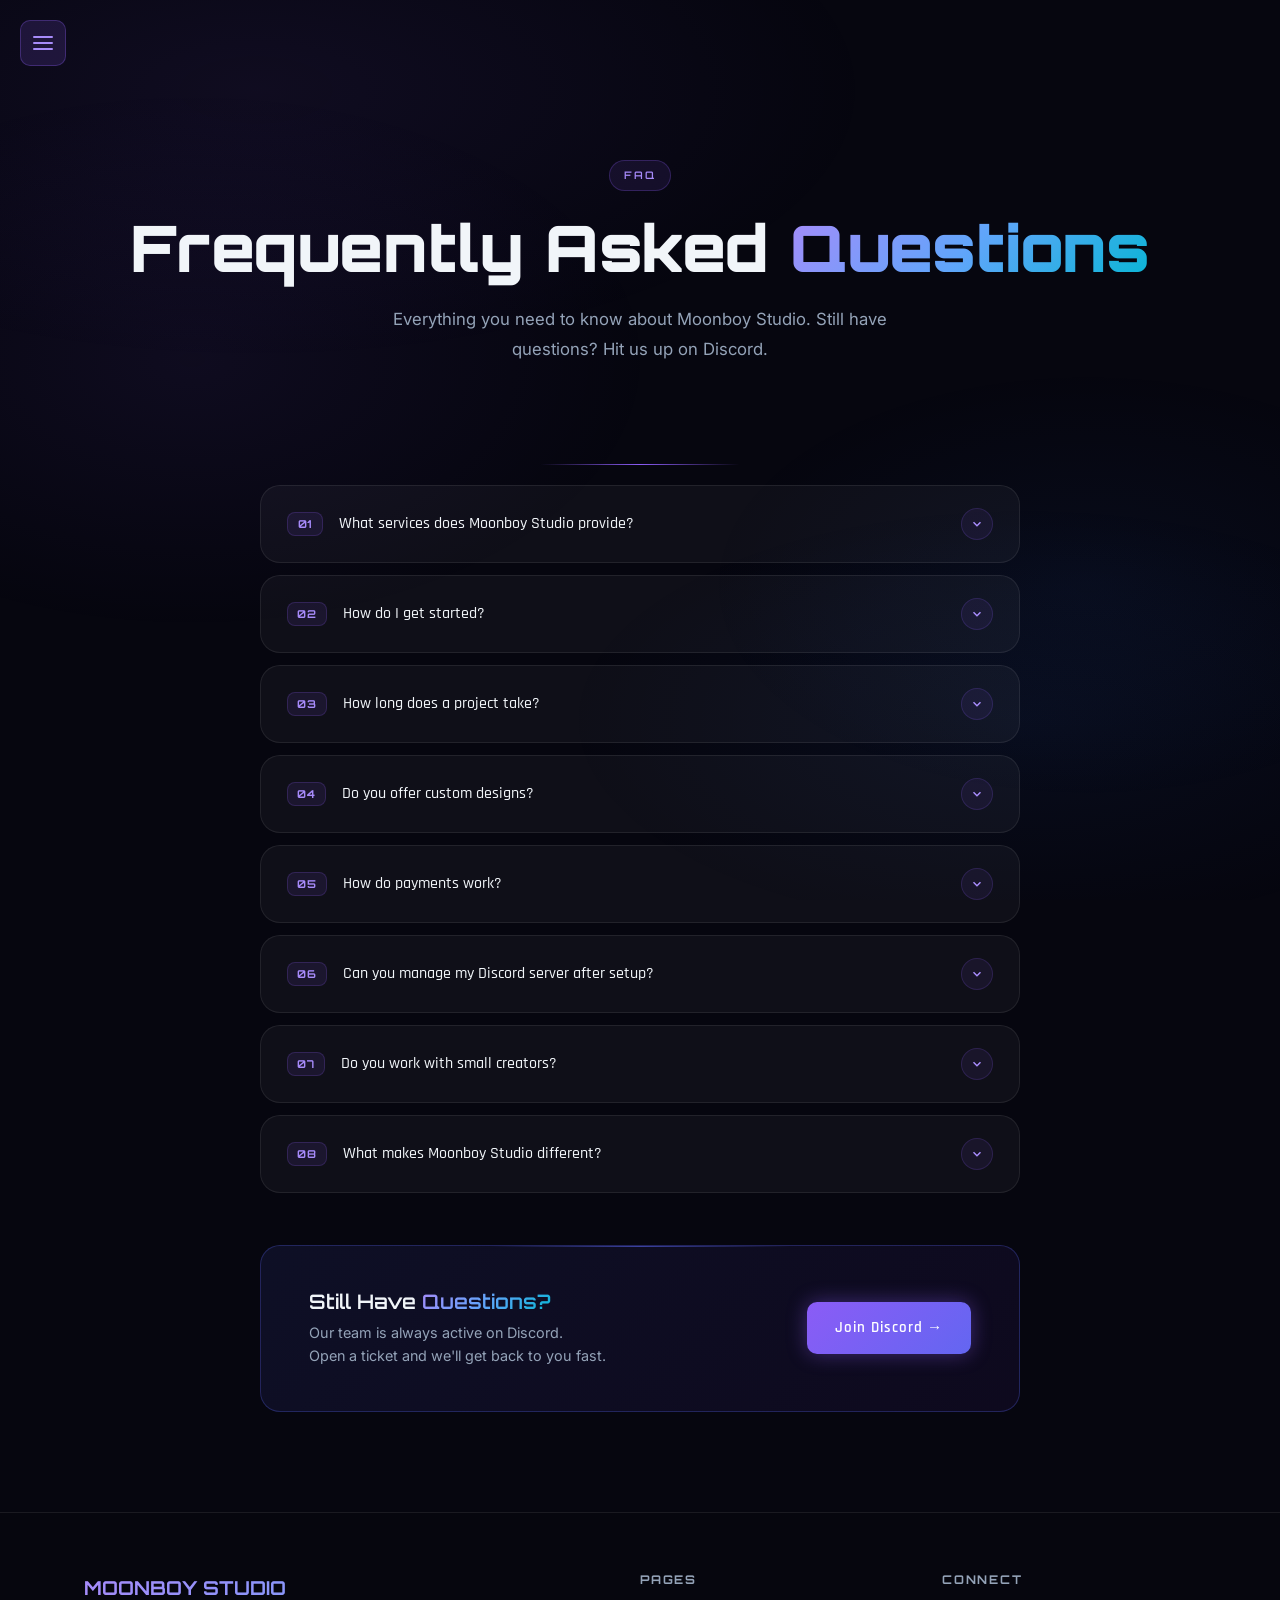
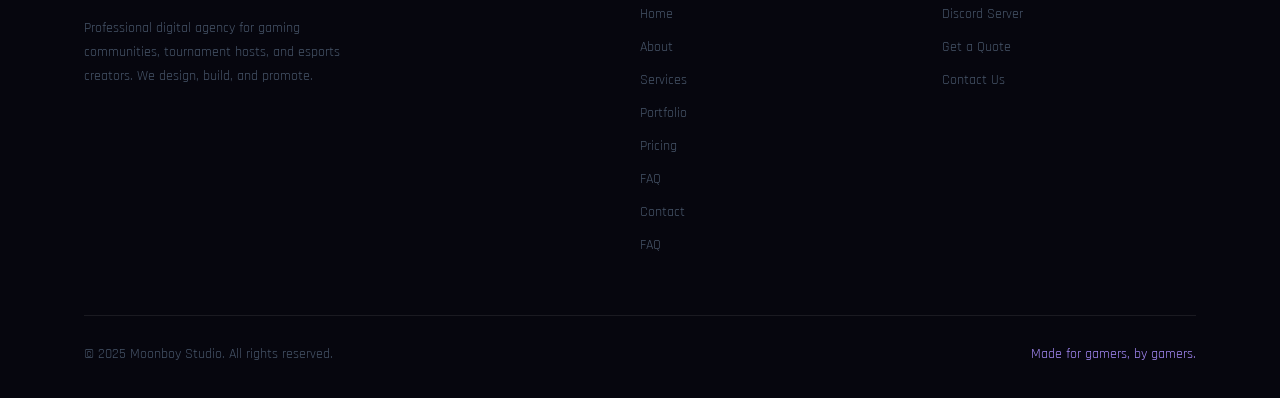
<file: faq.html>
<!DOCTYPE html>
<html lang="en">
<head>
  <meta charset="UTF-8" />
  <meta name="viewport" content="width=device-width, initial-scale=1.0" />
  <title>FAQ — Moonboy Studio</title>
  <link rel="stylesheet" href="style.css" />
  <style>

    /* ── Subtle page glow ── */
    .faq-bg-glow {
      position: fixed;
      inset: 0;
      background:
        radial-gradient(ellipse 60% 50% at 15% 40%, rgba(139,92,246,0.07) 0%, transparent 60%),
        radial-gradient(ellipse 50% 40% at 85% 65%, rgba(59,130,246,0.05) 0%, transparent 60%);
      pointer-events: none;
      z-index: 0;
    }

    /* ── Accordion wrapper ── */
    .faq-wrapper {
      max-width: 760px;
      margin: 0 auto;
      position: relative;
      z-index: 1;
    }

    /* ── Single accordion item ── */
    .acc-item {
      border: 1px solid var(--border);
      border-radius: var(--radius-lg);
      background: var(--bg-card);
      overflow: hidden;
      transition: border-color 0.3s ease, box-shadow 0.3s ease;
      margin-bottom: 12px;
      position: relative;
      cursor: pointer;
    }

    /* Left accent bar — revealed on open */
    .acc-item::before {
      content: '';
      position: absolute;
      top: 0; left: 0;
      width: 3px;
      height: 100%;
      background: linear-gradient(180deg, var(--purple), var(--blue));
      opacity: 0;
      transition: opacity 0.3s ease;
    }

    .acc-item:hover {
      border-color: rgba(139,92,246,0.25);
    }

    .acc-item.open {
      border-color: rgba(139,92,246,0.4);
      box-shadow: 0 8px 40px rgba(0,0,0,0.35), 0 0 25px rgba(139,92,246,0.1);
    }

    .acc-item.open::before { opacity: 1; }

    /* ── Question row ── */
    .acc-trigger {
      width: 100%;
      display: flex;
      align-items: center;
      justify-content: space-between;
      gap: 20px;
      padding: 22px 26px;
      background: none;
      border: none;
      cursor: pointer;
      text-align: left;
      transition: background 0.25s ease;
      pointer-events: none; /* parent handles click */
    }

    .acc-trigger-left {
      display: flex;
      align-items: center;
      gap: 16px;
      flex: 1;
    }

    /* Numbered pill */
    .acc-num {
      font-family: var(--font-display);
      font-size: 0.68rem;
      font-weight: 700;
      letter-spacing: 0.08em;
      color: var(--purple-light);
      background: rgba(139,92,246,0.1);
      border: 1px solid rgba(139,92,246,0.2);
      border-radius: 8px;
      padding: 4px 9px;
      min-width: 36px;
      text-align: center;
      flex-shrink: 0;
      transition: background 0.25s ease, border-color 0.25s ease;
    }

    .acc-item.open .acc-num {
      background: rgba(139,92,246,0.18);
      border-color: rgba(139,92,246,0.45);
    }

    .acc-question {
      font-family: var(--font-body);
      font-size: 1rem;
      font-weight: 500;
      color: var(--text-primary);
      line-height: 1.45;
      transition: color 0.25s ease;
    }

    .acc-item.open .acc-question { color: var(--purple-light); }

    /* Animated chevron */
    .acc-icon {
      width: 32px; height: 32px;
      border-radius: 50%;
      background: rgba(139,92,246,0.08);
      border: 1px solid rgba(139,92,246,0.18);
      display: flex;
      align-items: center;
      justify-content: center;
      flex-shrink: 0;
      transition: background 0.3s ease, transform 0.35s cubic-bezier(0.4, 0, 0.2, 1), border-color 0.3s ease;
    }

    .acc-icon svg {
      width: 14px; height: 14px;
      color: var(--purple-light);
    }

    .acc-item.open .acc-icon {
      background: rgba(139,92,246,0.18);
      border-color: rgba(139,92,246,0.4);
      transform: rotate(180deg);
    }

    /* ── Answer panel — CSS grid trick for smooth height ── */
    .acc-body {
      display: grid;
      grid-template-rows: 0fr;
      transition: grid-template-rows 0.38s cubic-bezier(0.4, 0, 0.2, 1);
    }

    .acc-item.open .acc-body { grid-template-rows: 1fr; }

    .acc-body-inner { overflow: hidden; }

    .acc-answer {
      padding: 18px 26px 24px calc(26px + 36px + 16px);
      color: var(--text-secondary);
      font-family: var(--font-text);
      font-size: 0.93rem;
      line-height: 1.8;
      border-top: 1px solid var(--border);
    }

    /* ── Bottom CTA ── */
    .faq-cta {
      max-width: 760px;
      margin: 52px auto 0;
      background: linear-gradient(135deg, rgba(88,101,242,0.1), rgba(124,58,237,0.07));
      border: 1px solid rgba(88,101,242,0.28);
      border-radius: var(--radius-lg);
      padding: 44px 48px;
      display: flex;
      align-items: center;
      justify-content: space-between;
      gap: 28px;
      flex-wrap: wrap;
      position: relative;
      overflow: hidden;
    }

    .faq-cta::before {
      content: '';
      position: absolute;
      top: 0; left: 50%;
      transform: translateX(-50%);
      width: 300px; height: 1px;
      background: linear-gradient(90deg, transparent, rgba(88,101,242,0.6), transparent);
    }

    .faq-cta h3 { font-size: 1.25rem; margin-bottom: 8px; }
    .faq-cta p  { color: var(--text-secondary); font-family: var(--font-text); font-size: 0.9rem; line-height: 1.6; }

    @media (max-width: 640px) {
      .acc-trigger { padding: 18px; }
      .acc-answer  { padding: 16px 18px 20px 18px; }
      .faq-cta     { padding: 32px 24px; flex-direction: column; text-align: center; }
      .faq-cta .btn { width: 100%; justify-content: center; }
    }
  </style>
</head>
<body>

<div class="faq-bg-glow"></div>

<div id="main-content" class="main">

  <!-- ── Page Hero ── -->
  <section class="page-hero">
    <div class="container">
      <div class="section-label fade-up">FAQ</div>
      <h1 class="fade-up delay-1">Frequently Asked <span class="gradient-text">Questions</span></h1>
      <p class="fade-up delay-2" style="color:var(--text-secondary); max-width:500px; margin:20px auto 0; font-family:var(--font-text); font-size:1.05rem; line-height:1.8;">Everything you need to know about Moonboy Studio. Still have questions? Hit us up on Discord.</p>
    </div>
  </section>

  <!-- ── Accordion ── -->
  <section style="padding-top:20px; padding-bottom:100px;">
    <div class="container">
      <div class="faq-wrapper">

        <div class="acc-item fade-up" onclick="toggleAcc(this)">
          <button class="acc-trigger">
            <div class="acc-trigger-left">
              <span class="acc-num">01</span>
              <span class="acc-question">What services does Moonboy Studio provide?</span>
            </div>
            <div class="acc-icon">
              <svg fill="none" stroke="currentColor" stroke-width="2.5" viewBox="0 0 24 24"><polyline points="6 9 12 15 18 9"/></svg>
            </div>
          </button>
          <div class="acc-body"><div class="acc-body-inner">
            <div class="acc-answer">We provide Discord server setup, tournament website development, poster design, and video editing services.</div>
          </div></div>
        </div>

        <div class="acc-item fade-up delay-1" onclick="toggleAcc(this)">
          <button class="acc-trigger">
            <div class="acc-trigger-left">
              <span class="acc-num">02</span>
              <span class="acc-question">How do I get started?</span>
            </div>
            <div class="acc-icon">
              <svg fill="none" stroke="currentColor" stroke-width="2.5" viewBox="0 0 24 24"><polyline points="6 9 12 15 18 9"/></svg>
            </div>
          </button>
          <div class="acc-body"><div class="acc-body-inner">
            <div class="acc-answer">Simply join our Discord server and contact us to discuss your project.</div>
          </div></div>
        </div>

        <div class="acc-item fade-up delay-2" onclick="toggleAcc(this)">
          <button class="acc-trigger">
            <div class="acc-trigger-left">
              <span class="acc-num">03</span>
              <span class="acc-question">How long does a project take?</span>
            </div>
            <div class="acc-icon">
              <svg fill="none" stroke="currentColor" stroke-width="2.5" viewBox="0 0 24 24"><polyline points="6 9 12 15 18 9"/></svg>
            </div>
          </button>
          <div class="acc-body"><div class="acc-body-inner">
            <div class="acc-answer">Depending on the complexity, most projects take between a few days to one week.</div>
          </div></div>
        </div>

        <div class="acc-item fade-up delay-3" onclick="toggleAcc(this)">
          <button class="acc-trigger">
            <div class="acc-trigger-left">
              <span class="acc-num">04</span>
              <span class="acc-question">Do you offer custom designs?</span>
            </div>
            <div class="acc-icon">
              <svg fill="none" stroke="currentColor" stroke-width="2.5" viewBox="0 0 24 24"><polyline points="6 9 12 15 18 9"/></svg>
            </div>
          </button>
          <div class="acc-body"><div class="acc-body-inner">
            <div class="acc-answer">Yes, all our services are customizable based on your needs and branding.</div>
          </div></div>
        </div>

        <div class="acc-item fade-up" onclick="toggleAcc(this)">
          <button class="acc-trigger">
            <div class="acc-trigger-left">
              <span class="acc-num">05</span>
              <span class="acc-question">How do payments work?</span>
            </div>
            <div class="acc-icon">
              <svg fill="none" stroke="currentColor" stroke-width="2.5" viewBox="0 0 24 24"><polyline points="6 9 12 15 18 9"/></svg>
            </div>
          </button>
          <div class="acc-body"><div class="acc-body-inner">
            <div class="acc-answer">Payments are discussed in our Discord and depend on the scope of the project.</div>
          </div></div>
        </div>

        <div class="acc-item fade-up delay-1" onclick="toggleAcc(this)">
          <button class="acc-trigger">
            <div class="acc-trigger-left">
              <span class="acc-num">06</span>
              <span class="acc-question">Can you manage my Discord server after setup?</span>
            </div>
            <div class="acc-icon">
              <svg fill="none" stroke="currentColor" stroke-width="2.5" viewBox="0 0 24 24"><polyline points="6 9 12 15 18 9"/></svg>
            </div>
          </button>
          <div class="acc-body"><div class="acc-body-inner">
            <div class="acc-answer">Yes, we offer community management services as well.</div>
          </div></div>
        </div>

        <div class="acc-item fade-up delay-2" onclick="toggleAcc(this)">
          <button class="acc-trigger">
            <div class="acc-trigger-left">
              <span class="acc-num">07</span>
              <span class="acc-question">Do you work with small creators?</span>
            </div>
            <div class="acc-icon">
              <svg fill="none" stroke="currentColor" stroke-width="2.5" viewBox="0 0 24 24"><polyline points="6 9 12 15 18 9"/></svg>
            </div>
          </button>
          <div class="acc-body"><div class="acc-body-inner">
            <div class="acc-answer">Yes, we support both small and large communities.</div>
          </div></div>
        </div>

        <div class="acc-item fade-up delay-3" onclick="toggleAcc(this)">
          <button class="acc-trigger">
            <div class="acc-trigger-left">
              <span class="acc-num">08</span>
              <span class="acc-question">What makes Moonboy Studio different?</span>
            </div>
            <div class="acc-icon">
              <svg fill="none" stroke="currentColor" stroke-width="2.5" viewBox="0 0 24 24"><polyline points="6 9 12 15 18 9"/></svg>
            </div>
          </button>
          <div class="acc-body"><div class="acc-body-inner">
            <div class="acc-answer">We focus on gaming communities and provide all-in-one solutions with a professional and modern approach.</div>
          </div></div>
        </div>

        <!-- CTA Banner -->
        <div class="faq-cta fade-up">
          <div>
            <h3>Still Have <span class="gradient-text">Questions?</span></h3>
            <p>Our team is always active on Discord.<br>Open a ticket and we'll get back to you fast.</p>
          </div>
          <a href="https://discord.gg/uCGvsjTVT5" target="_blank" rel="noopener" class="btn btn-primary">
            Join Discord →
          </a>
        </div>

      </div>
    </div>
  </section>

</div>

<script src="components.js"></script>
<script src="main.js"></script>
<script>
  /* One open at a time */
  function toggleAcc(item) {
    const isOpen = item.classList.contains('open');
    document.querySelectorAll('.acc-item.open').forEach(el => el.classList.remove('open'));
    if (!isOpen) item.classList.add('open');
  }
</script>
</body>
</html>
</file>
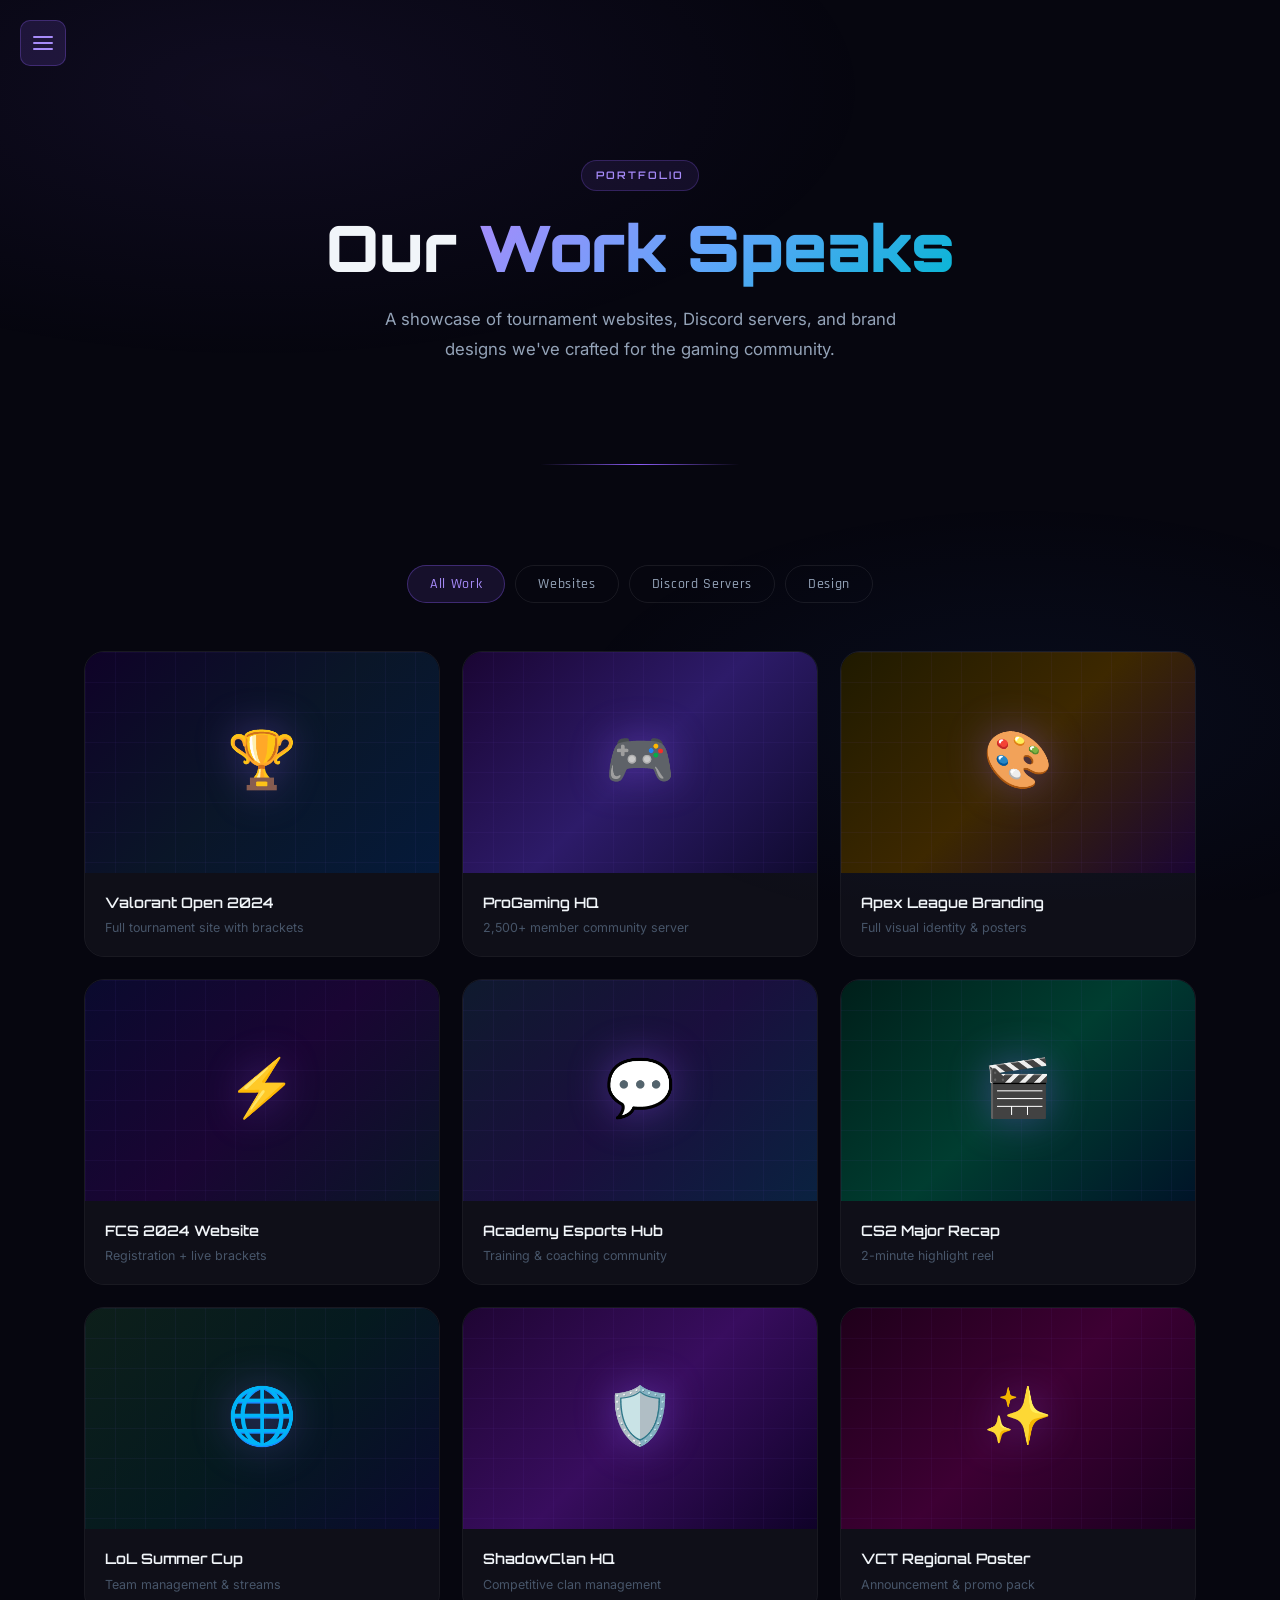
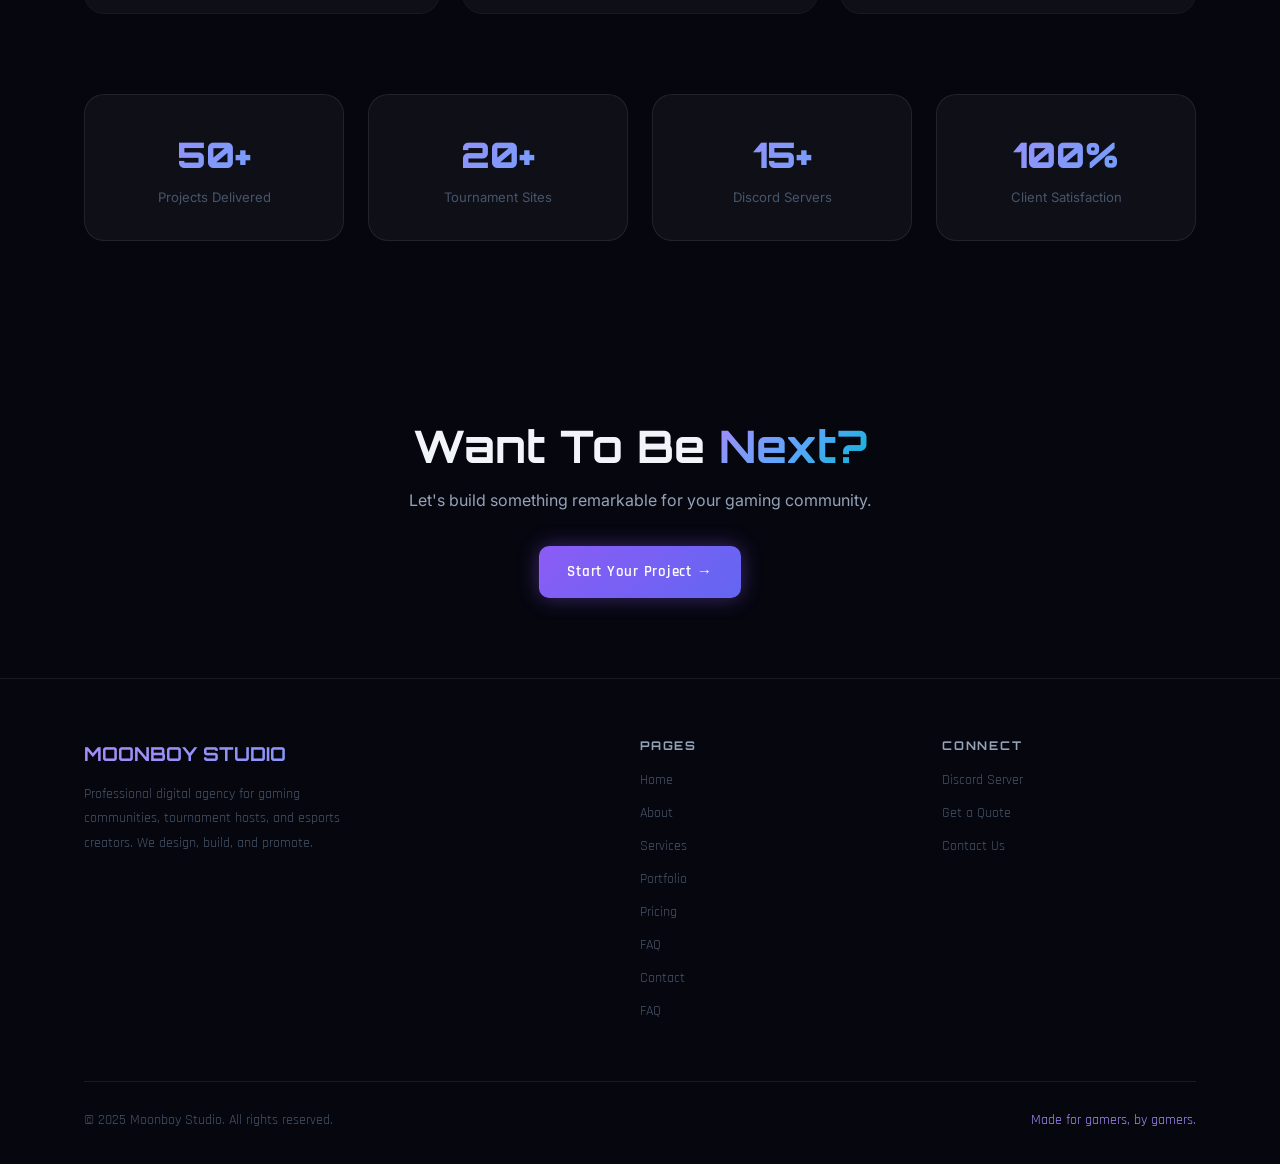
<file: portfolio.html>
<!DOCTYPE html>
<html lang="en">
<head>
  <meta charset="UTF-8" />
  <meta name="viewport" content="width=device-width, initial-scale=1.0" />
  <title>Portfolio — Moonboy Studio</title>
  <link rel="stylesheet" href="style.css" />
  <style>
    /* ── Filter Tabs ── */
    .filter-tabs {
      display: flex;
      gap: 10px;
      flex-wrap: wrap;
      justify-content: center;
      margin-bottom: 48px;
    }

    .filter-btn {
      padding: 9px 22px;
      border-radius: 100px;
      font-family: var(--font-body);
      font-size: 0.85rem;
      font-weight: 500;
      letter-spacing: 0.05em;
      cursor: pointer;
      border: 1px solid var(--border);
      background: transparent;
      color: var(--text-secondary);
      transition: var(--transition);
    }

    .filter-btn:hover,
    .filter-btn.active {
      background: rgba(139,92,246,0.12);
      border-color: rgba(139,92,246,0.35);
      color: var(--purple-light);
    }

    /* ── Portfolio Grid ── */
    .portfolio-grid {
      display: grid;
      grid-template-columns: repeat(3, 1fr);
      gap: 22px;
    }

    .portfolio-card {
      border-radius: var(--radius-lg);
      overflow: hidden;
      border: 1px solid var(--border);
      position: relative;
      transition: var(--transition);
      cursor: pointer;
    }

    .portfolio-card:hover {
      border-color: rgba(139,92,246,0.4);
      box-shadow: 0 20px 60px rgba(0,0,0,0.5), 0 0 30px rgba(139,92,246,0.15);
      transform: translateY(-6px);
    }

    .portfolio-thumb {
      width: 100%;
      aspect-ratio: 16/10;
      display: flex;
      align-items: center;
      justify-content: center;
      font-size: 3.5rem;
      position: relative;
      overflow: hidden;
      transition: transform 0.5s ease;
    }

    .portfolio-card:hover .portfolio-thumb { transform: scale(1.06); }

    /* Gradient backgrounds per category */
    .bg-web1  { background: linear-gradient(135deg, #0f0228, #0a1628, #051a3a); }
    .bg-web2  { background: linear-gradient(135deg, #0a0a2e, #1a0533, #0a1628); }
    .bg-web3  { background: linear-gradient(135deg, #0d1f1a, #051a1f, #0a0a2e); }
    .bg-dis1  { background: linear-gradient(135deg, #1a0533, #2d1b69, #0f0a2e); }
    .bg-dis2  { background: linear-gradient(135deg, #0f1a2e, #1a0f3d, #0a2240); }
    .bg-dis3  { background: linear-gradient(135deg, #1f0533, #380d5e, #0f0228); }
    .bg-des1  { background: linear-gradient(135deg, #1f1a00, #3d2800, #1a0533); }
    .bg-des2  { background: linear-gradient(135deg, #001f1a, #003d30, #001428); }
    .bg-des3  { background: linear-gradient(135deg, #1f001a, #3d0033, #1a001f); }

    /* Glowing grid pattern */
    .portfolio-thumb::before {
      content: '';
      position: absolute;
      inset: 0;
      background-image:
        linear-gradient(rgba(139,92,246,0.05) 1px, transparent 1px),
        linear-gradient(90deg, rgba(139,92,246,0.05) 1px, transparent 1px);
      background-size: 30px 30px;
    }

    .portfolio-thumb-emoji {
      position: relative;
      z-index: 1;
      filter: drop-shadow(0 0 20px rgba(139,92,246,0.4));
    }

    /* Overlay */
    .portfolio-hover-overlay {
      position: absolute;
      inset: 0;
      background: linear-gradient(to top, rgba(6,6,15,0.95) 0%, transparent 60%);
      display: flex;
      flex-direction: column;
      justify-content: flex-end;
      padding: 24px;
      opacity: 0;
      transition: opacity 0.35s ease;
    }

    .portfolio-card:hover .portfolio-hover-overlay { opacity: 1; }

    .portfolio-meta { display: flex; flex-direction: column; gap: 6px; }
    .portfolio-title {
      font-family: var(--font-display);
      font-size: 1rem;
      font-weight: 700;
      color: #fff;
    }
    .portfolio-type {
      font-size: 0.78rem;
      color: var(--purple-light);
      font-family: var(--font-text);
      letter-spacing: 0.08em;
    }

    /* ── Card Info (below thumb) ── */
    .portfolio-info {
      padding: 18px 20px;
      background: var(--bg-card);
    }

    .portfolio-info-title {
      font-family: var(--font-display);
      font-size: 0.9rem;
      font-weight: 600;
      color: var(--text-primary);
      margin-bottom: 4px;
    }

    .portfolio-info-sub {
      font-size: 0.78rem;
      color: var(--text-muted);
      font-family: var(--font-text);
    }

    /* ── Stats row ── */
    .stats-row {
      display: grid;
      grid-template-columns: repeat(4,1fr);
      gap: 24px;
      margin-top: 80px;
    }

    .stat-box {
      text-align: center;
      padding: 32px 20px;
      background: var(--bg-card);
      border: 1px solid var(--border);
      border-radius: var(--radius-lg);
      transition: var(--transition);
    }

    .stat-box:hover { border-color: rgba(139,92,246,0.25); }

    .stat-box-num {
      font-family: var(--font-display);
      font-size: 2.2rem;
      font-weight: 900;
      background: linear-gradient(135deg, var(--purple-light), var(--blue-light));
      -webkit-background-clip: text;
      -webkit-text-fill-color: transparent;
      background-clip: text;
    }

    .stat-box-label {
      font-size: 0.82rem;
      color: var(--text-muted);
      margin-top: 4px;
      font-family: var(--font-text);
    }

    @media (max-width: 900px) { .portfolio-grid { grid-template-columns: repeat(2,1fr); } .stats-row { grid-template-columns: repeat(2,1fr); } }
    @media (max-width: 540px) { .portfolio-grid { grid-template-columns: 1fr; } .stats-row { grid-template-columns: repeat(2,1fr); } }
  </style>
</head>
<body>

<div id="main-content" class="main">

  <!-- ── Page Hero ── -->
  <section class="page-hero">
    <div class="container">
      <div class="section-label fade-up">Portfolio</div>
      <h1 class="fade-up delay-1">Our <span class="gradient-text">Work Speaks</span></h1>
      <p class="fade-up delay-2" style="color:var(--text-secondary); max-width:520px; margin:20px auto 0; font-family:var(--font-text); font-size:1.05rem; line-height:1.8;">A showcase of tournament websites, Discord servers, and brand designs we've crafted for the gaming community.</p>
    </div>
  </section>

  <!-- ── Portfolio Grid ── -->
  <section>
    <div class="container">

      <!-- Filter Tabs -->
      <div class="filter-tabs fade-up">
        <button class="filter-btn active" onclick="filterPortfolio(this,'all')">All Work</button>
        <button class="filter-btn" onclick="filterPortfolio(this,'website')">Websites</button>
        <button class="filter-btn" onclick="filterPortfolio(this,'discord')">Discord Servers</button>
        <button class="filter-btn" onclick="filterPortfolio(this,'design')">Design</button>
      </div>

      <!-- Grid -->
      <div class="portfolio-grid fade-up" id="portfolio-grid">

        <!-- Website 1 -->
        <div class="portfolio-card" data-cat="website">
          <div class="portfolio-thumb bg-web1">
            <span class="portfolio-thumb-emoji">🏆</span>
            <div class="portfolio-hover-overlay">
              <div class="portfolio-meta">
                <div class="portfolio-title">Valorant Open Tournament</div>
                <div class="portfolio-type">Tournament Website</div>
              </div>
            </div>
          </div>
          <div class="portfolio-info">
            <div class="portfolio-info-title">Valorant Open 2024</div>
            <div class="portfolio-info-sub">Full tournament site with brackets</div>
          </div>
        </div>

        <!-- Discord 1 -->
        <div class="portfolio-card" data-cat="discord">
          <div class="portfolio-thumb bg-dis1">
            <span class="portfolio-thumb-emoji">🎮</span>
            <div class="portfolio-hover-overlay">
              <div class="portfolio-meta">
                <div class="portfolio-title">Pro Gaming Community</div>
                <div class="portfolio-type">Discord Server</div>
              </div>
            </div>
          </div>
          <div class="portfolio-info">
            <div class="portfolio-info-title">ProGaming HQ</div>
            <div class="portfolio-info-sub">2,500+ member community server</div>
          </div>
        </div>

        <!-- Design 1 -->
        <div class="portfolio-card" data-cat="design">
          <div class="portfolio-thumb bg-des1">
            <span class="portfolio-thumb-emoji">🎨</span>
            <div class="portfolio-hover-overlay">
              <div class="portfolio-meta">
                <div class="portfolio-title">Apex Legends League</div>
                <div class="portfolio-type">Brand Identity</div>
              </div>
            </div>
          </div>
          <div class="portfolio-info">
            <div class="portfolio-info-title">Apex League Branding</div>
            <div class="portfolio-info-sub">Full visual identity & posters</div>
          </div>
        </div>

        <!-- Website 2 -->
        <div class="portfolio-card" data-cat="website">
          <div class="portfolio-thumb bg-web2">
            <span class="portfolio-thumb-emoji">⚡</span>
            <div class="portfolio-hover-overlay">
              <div class="portfolio-meta">
                <div class="portfolio-title">Fortnite Championship Series</div>
                <div class="portfolio-type">Tournament Website</div>
              </div>
            </div>
          </div>
          <div class="portfolio-info">
            <div class="portfolio-info-title">FCS 2024 Website</div>
            <div class="portfolio-info-sub">Registration + live brackets</div>
          </div>
        </div>

        <!-- Discord 2 -->
        <div class="portfolio-card" data-cat="discord">
          <div class="portfolio-thumb bg-dis2">
            <span class="portfolio-thumb-emoji">💬</span>
            <div class="portfolio-hover-overlay">
              <div class="portfolio-meta">
                <div class="portfolio-title">Esports Academy</div>
                <div class="portfolio-type">Discord Server</div>
              </div>
            </div>
          </div>
          <div class="portfolio-info">
            <div class="portfolio-info-title">Academy Esports Hub</div>
            <div class="portfolio-info-sub">Training & coaching community</div>
          </div>
        </div>

        <!-- Design 2 -->
        <div class="portfolio-card" data-cat="design">
          <div class="portfolio-thumb bg-des2">
            <span class="portfolio-thumb-emoji">🎬</span>
            <div class="portfolio-hover-overlay">
              <div class="portfolio-meta">
                <div class="portfolio-title">CS2 Major Highlights</div>
                <div class="portfolio-type">Video Editing</div>
              </div>
            </div>
          </div>
          <div class="portfolio-info">
            <div class="portfolio-info-title">CS2 Major Recap</div>
            <div class="portfolio-info-sub">2-minute highlight reel</div>
          </div>
        </div>

        <!-- Website 3 -->
        <div class="portfolio-card" data-cat="website">
          <div class="portfolio-thumb bg-web3">
            <span class="portfolio-thumb-emoji">🌐</span>
            <div class="portfolio-hover-overlay">
              <div class="portfolio-meta">
                <div class="portfolio-title">League of Legends Cup</div>
                <div class="portfolio-type">Tournament Website</div>
              </div>
            </div>
          </div>
          <div class="portfolio-info">
            <div class="portfolio-info-title">LoL Summer Cup</div>
            <div class="portfolio-info-sub">Team management & streams</div>
          </div>
        </div>

        <!-- Discord 3 -->
        <div class="portfolio-card" data-cat="discord">
          <div class="portfolio-thumb bg-dis3">
            <span class="portfolio-thumb-emoji">🛡️</span>
            <div class="portfolio-hover-overlay">
              <div class="portfolio-meta">
                <div class="portfolio-title">Clan HQ Server</div>
                <div class="portfolio-type">Discord Server</div>
              </div>
            </div>
          </div>
          <div class="portfolio-info">
            <div class="portfolio-info-title">ShadowClan HQ</div>
            <div class="portfolio-info-sub">Competitive clan management</div>
          </div>
        </div>

        <!-- Design 3 -->
        <div class="portfolio-card" data-cat="design">
          <div class="portfolio-thumb bg-des3">
            <span class="portfolio-thumb-emoji">✨</span>
            <div class="portfolio-hover-overlay">
              <div class="portfolio-meta">
                <div class="portfolio-title">Valorant Cup Poster</div>
                <div class="portfolio-type">Poster Design</div>
              </div>
            </div>
          </div>
          <div class="portfolio-info">
            <div class="portfolio-info-title">VCT Regional Poster</div>
            <div class="portfolio-info-sub">Announcement & promo pack</div>
          </div>
        </div>

      </div>

      <!-- Stats -->
      <div class="stats-row">
        <div class="stat-box fade-up">
          <div class="stat-box-num">50+</div>
          <div class="stat-box-label">Projects Delivered</div>
        </div>
        <div class="stat-box fade-up delay-1">
          <div class="stat-box-num">20+</div>
          <div class="stat-box-label">Tournament Sites</div>
        </div>
        <div class="stat-box fade-up delay-2">
          <div class="stat-box-num">15+</div>
          <div class="stat-box-label">Discord Servers</div>
        </div>
        <div class="stat-box fade-up delay-3">
          <div class="stat-box-num">100%</div>
          <div class="stat-box-label">Client Satisfaction</div>
        </div>
      </div>

    </div>
  </section>

  <!-- CTA -->
  <section style="padding:80px 0; text-align:center;">
    <div class="container fade-up">
      <h2 style="margin-bottom:16px;">Want To Be <span class="gradient-text">Next?</span></h2>
      <p style="color:var(--text-secondary); margin-bottom:32px; font-family:var(--font-text);">Let's build something remarkable for your gaming community.</p>
      <a href="https://discord.gg/uCGvsjTVT5" target="_blank" rel="noopener" class="btn btn-primary">Start Your Project →</a>
    </div>
  </section>

</div>

<script src="components.js"></script>
<script src="main.js"></script>
<script>
  /* ── Portfolio Filter ── */
  function filterPortfolio(btn, cat) {
    document.querySelectorAll('.filter-btn').forEach(b => b.classList.remove('active'));
    btn.classList.add('active');

    document.querySelectorAll('.portfolio-card').forEach(card => {
      if (cat === 'all' || card.dataset.cat === cat) {
        card.style.display = '';
        card.style.opacity = '0';
        card.style.transform = 'translateY(20px)';
        requestAnimationFrame(() => {
          card.style.transition = 'opacity 0.4s ease, transform 0.4s ease';
          card.style.opacity = '1';
          card.style.transform = 'translateY(0)';
        });
      } else {
        card.style.display = 'none';
      }
    });
  }
</script>
</body>
</html>
</file>
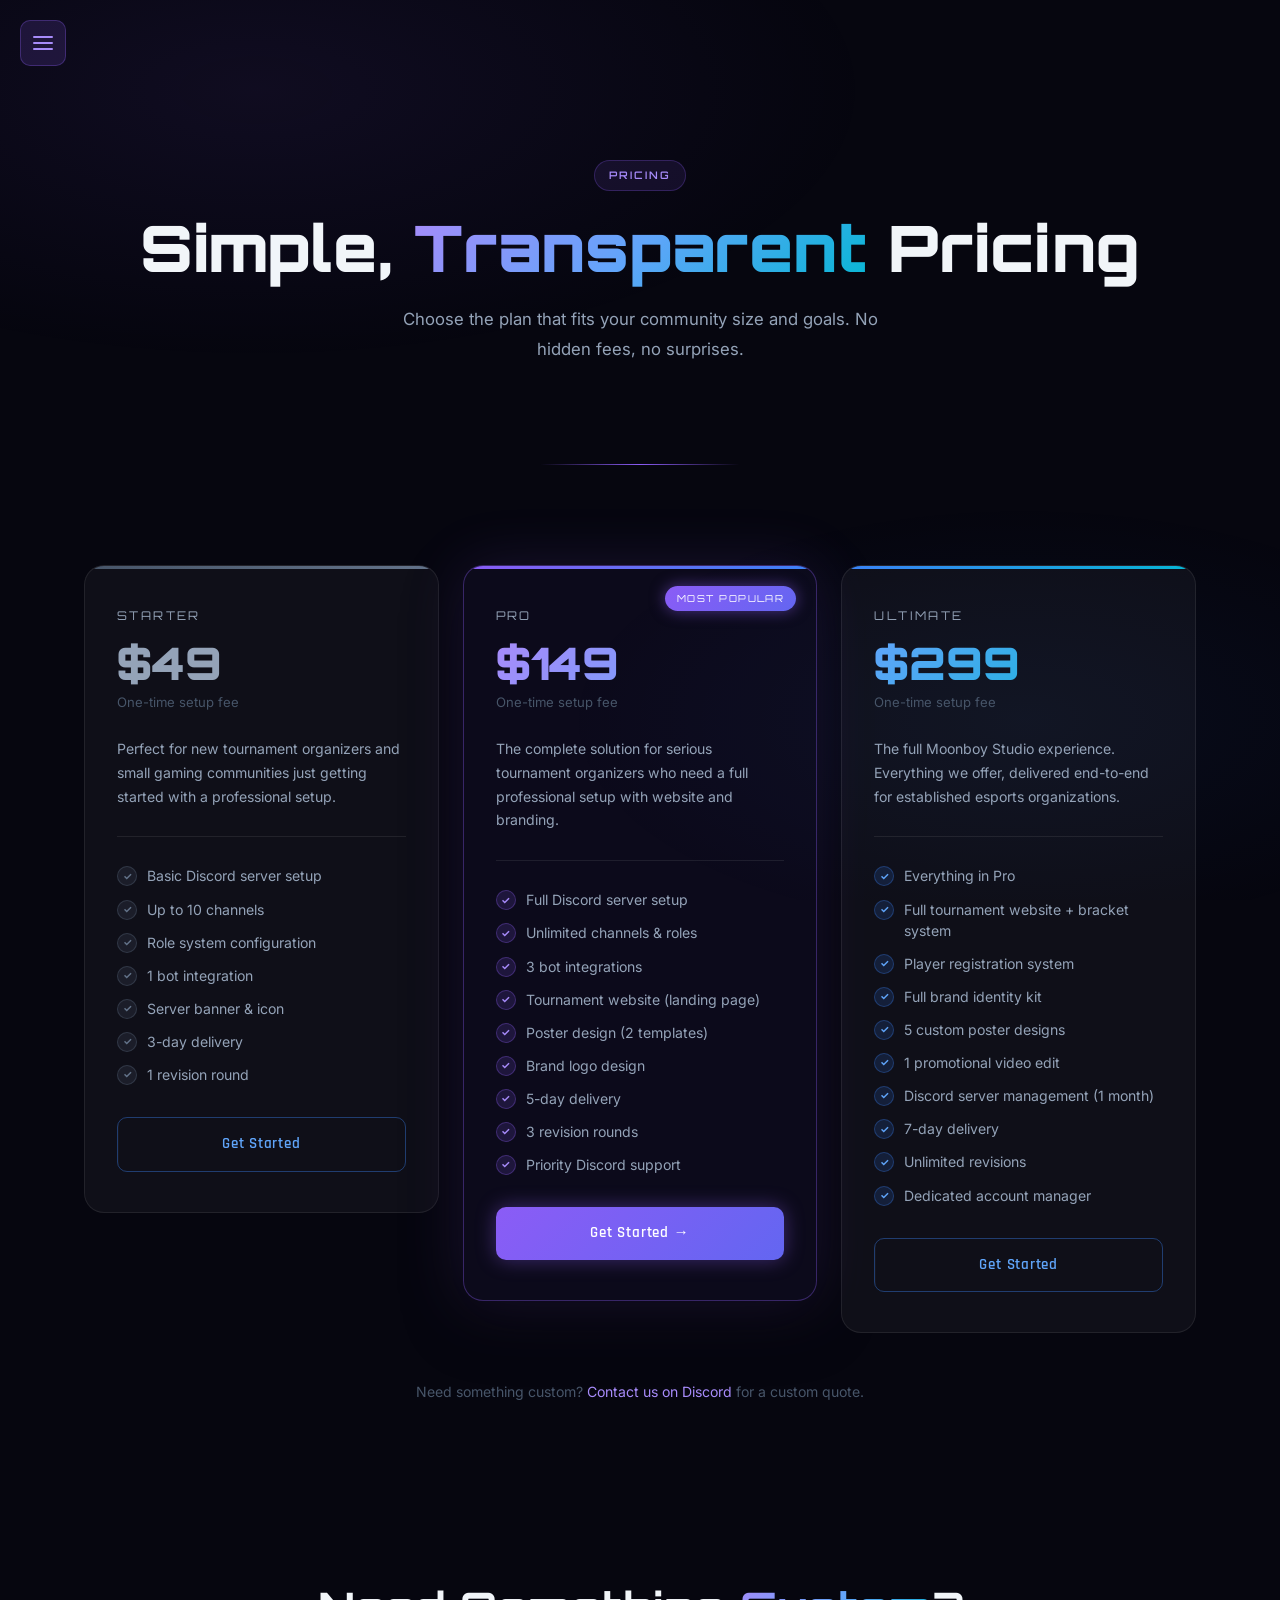
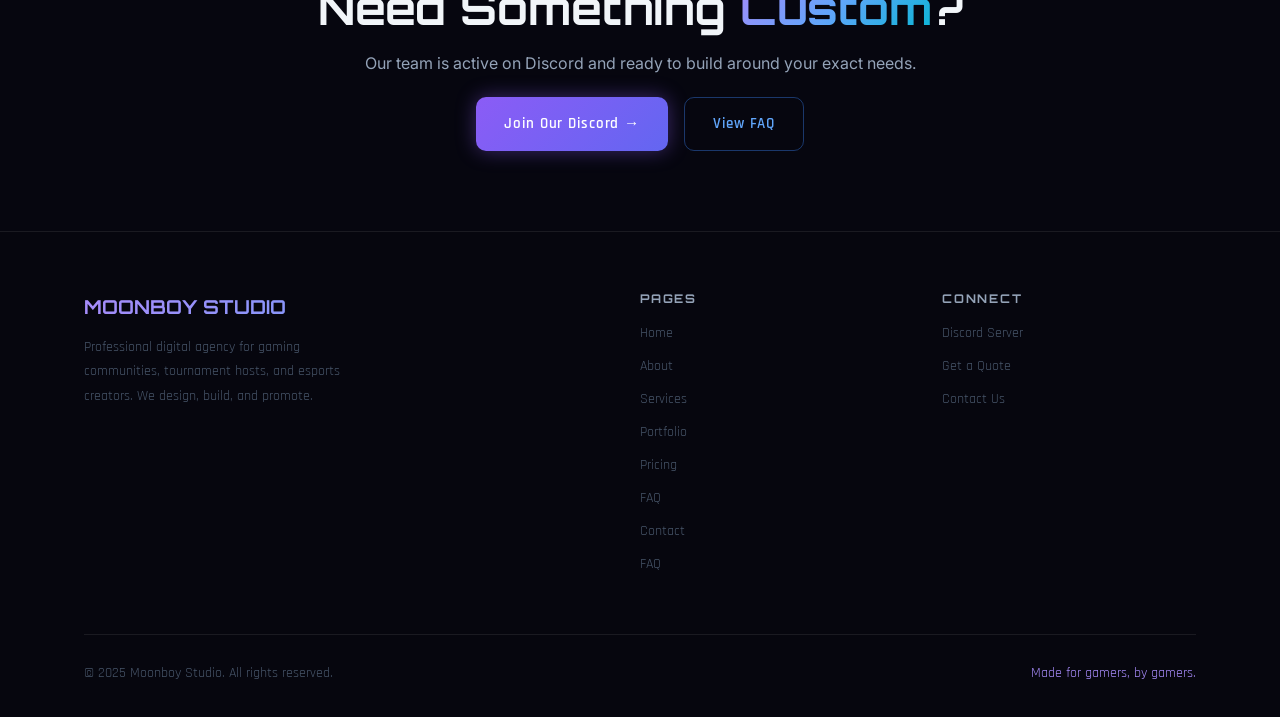
<file: pricing.html>
<!DOCTYPE html>
<html lang="en">
<head>
  <meta charset="UTF-8" />
  <meta name="viewport" content="width=device-width, initial-scale=1.0" />
  <title>Pricing — Moonboy Studio</title>
  <link rel="stylesheet" href="style.css" />
  <style>
    /* ── Pricing Grid ── */
    .pricing-grid {
      display: grid;
      grid-template-columns: repeat(3, 1fr);
      gap: 24px;
      align-items: start;
    }

    .pricing-card {
      background: var(--bg-card);
      border: 1px solid var(--border);
      border-radius: var(--radius-lg);
      padding: 40px 32px;
      position: relative;
      transition: var(--transition);
      overflow: hidden;
    }

    .pricing-card::before {
      content: '';
      position: absolute;
      top: 0; left: 0; right: 0;
      height: 3px;
    }

    .plan-starter::before { background: linear-gradient(90deg, #475569, #64748b); }
    .plan-pro::before     { background: linear-gradient(90deg, var(--purple), var(--blue)); }
    .plan-ultimate::before{ background: linear-gradient(90deg, var(--blue), var(--cyan)); }

    .plan-pro {
      border-color: rgba(139,92,246,0.35);
      background: rgba(139,92,246,0.05);
      transform: scale(1.03);
      box-shadow: 0 0 60px rgba(139,92,246,0.15), 0 20px 60px rgba(0,0,0,0.4);
    }

    .pricing-card:hover:not(.plan-pro) {
      border-color: rgba(139,92,246,0.2);
      transform: translateY(-4px);
    }

    .plan-pro:hover { box-shadow: 0 0 80px rgba(139,92,246,0.25), 0 30px 70px rgba(0,0,0,0.5); }

    /* Popular badge */
    .popular-badge {
      position: absolute;
      top: 20px; right: 20px;
      background: linear-gradient(135deg, var(--purple), #6366f1);
      color: #fff;
      font-family: var(--font-display);
      font-size: 0.6rem;
      letter-spacing: 0.15em;
      text-transform: uppercase;
      padding: 5px 12px;
      border-radius: 100px;
      box-shadow: 0 0 15px rgba(139,92,246,0.5);
    }

    /* Plan header */
    .plan-name {
      font-family: var(--font-display);
      font-size: 0.75rem;
      letter-spacing: 0.2em;
      text-transform: uppercase;
      color: var(--text-secondary);
      margin-bottom: 16px;
    }

    .plan-price {
      font-family: var(--font-display);
      font-size: 2.8rem;
      font-weight: 900;
      line-height: 1;
      margin-bottom: 6px;
    }

    .plan-starter .plan-price { color: var(--text-secondary); }
    .plan-pro .plan-price     { background: linear-gradient(135deg, var(--purple-light), var(--blue-light)); -webkit-background-clip: text; -webkit-text-fill-color: transparent; background-clip: text; }
    .plan-ultimate .plan-price{ background: linear-gradient(135deg, var(--blue-light), var(--cyan)); -webkit-background-clip: text; -webkit-text-fill-color: transparent; background-clip: text; }

    .plan-price-note {
      font-size: 0.82rem;
      color: var(--text-muted);
      font-family: var(--font-text);
      margin-bottom: 24px;
    }

    .plan-desc {
      font-size: 0.88rem;
      color: var(--text-secondary);
      font-family: var(--font-text);
      line-height: 1.7;
      margin-bottom: 28px;
      padding-bottom: 28px;
      border-bottom: 1px solid var(--border);
    }

    /* Feature list */
    .plan-features {
      list-style: none;
      display: flex;
      flex-direction: column;
      gap: 12px;
      margin-bottom: 32px;
    }

    .plan-features li {
      display: flex;
      align-items: flex-start;
      gap: 10px;
      font-size: 0.88rem;
      color: var(--text-secondary);
      font-family: var(--font-text);
      line-height: 1.5;
    }

    .check {
      width: 20px; height: 20px;
      border-radius: 50%;
      display: flex; align-items: center; justify-content: center;
      font-size: 0.65rem;
      font-weight: 700;
      flex-shrink: 0;
      margin-top: 1px;
    }

    .plan-starter .check { background: rgba(100,116,139,0.15); border: 1px solid rgba(100,116,139,0.3); color: #64748b; }
    .plan-pro .check     { background: rgba(139,92,246,0.15);  border: 1px solid rgba(139,92,246,0.3);  color: var(--purple-light); }
    .plan-ultimate .check{ background: rgba(59,130,246,0.15);  border: 1px solid rgba(59,130,246,0.3);  color: var(--blue-light); }

    .plan-cta { width: 100%; text-align: center; justify-content: center; }

    /* ── Comparison note ── */
    .compare-note {
      text-align: center;
      margin-top: 48px;
      color: var(--text-muted);
      font-family: var(--font-text);
      font-size: 0.88rem;
    }

    .compare-note a { color: var(--purple-light); text-decoration: none; }
    .compare-note a:hover { text-decoration: underline; }

    @media (max-width: 900px) { .pricing-grid { grid-template-columns: 1fr; } .plan-pro { transform: scale(1); } }
  </style>
</head>
<body>

<div id="main-content" class="main">

  <!-- ── Page Hero ── -->
  <section class="page-hero">
    <div class="container">
      <div class="section-label fade-up">Pricing</div>
      <h1 class="fade-up delay-1">Simple, <span class="gradient-text">Transparent</span> Pricing</h1>
      <p class="fade-up delay-2" style="color:var(--text-secondary); max-width:500px; margin:20px auto 0; font-family:var(--font-text); font-size:1.05rem; line-height:1.8;">Choose the plan that fits your community size and goals. No hidden fees, no surprises.</p>
    </div>
  </section>

  <!-- ── Pricing Cards ── -->
  <section>
    <div class="container">
      <div class="pricing-grid">

        <!-- Starter -->
        <div class="pricing-card plan-starter fade-up">
          <div class="plan-name">Starter</div>
          <div class="plan-price">$49</div>
          <div class="plan-price-note">One-time setup fee</div>
          <div class="plan-desc">Perfect for new tournament organizers and small gaming communities just getting started with a professional setup.</div>
          <ul class="plan-features">
            <li><span class="check">✓</span>Basic Discord server setup</li>
            <li><span class="check">✓</span>Up to 10 channels</li>
            <li><span class="check">✓</span>Role system configuration</li>
            <li><span class="check">✓</span>1 bot integration</li>
            <li><span class="check">✓</span>Server banner & icon</li>
            <li><span class="check">✓</span>3-day delivery</li>
            <li><span class="check">✓</span>1 revision round</li>
          </ul>
          <a href="https://discord.gg/uCGvsjTVT5" target="_blank" rel="noopener" class="btn btn-outline plan-cta">Get Started</a>
        </div>

        <!-- Pro -->
        <div class="pricing-card plan-pro fade-up delay-1">
          <div class="popular-badge">Most Popular</div>
          <div class="plan-name">Pro</div>
          <div class="plan-price">$149</div>
          <div class="plan-price-note">One-time setup fee</div>
          <div class="plan-desc">The complete solution for serious tournament organizers who need a full professional setup with website and branding.</div>
          <ul class="plan-features">
            <li><span class="check">✓</span>Full Discord server setup</li>
            <li><span class="check">✓</span>Unlimited channels & roles</li>
            <li><span class="check">✓</span>3 bot integrations</li>
            <li><span class="check">✓</span>Tournament website (landing page)</li>
            <li><span class="check">✓</span>Poster design (2 templates)</li>
            <li><span class="check">✓</span>Brand logo design</li>
            <li><span class="check">✓</span>5-day delivery</li>
            <li><span class="check">✓</span>3 revision rounds</li>
            <li><span class="check">✓</span>Priority Discord support</li>
          </ul>
          <a href="https://discord.gg/uCGvsjTVT5" target="_blank" rel="noopener" class="btn btn-primary plan-cta">Get Started →</a>
        </div>

        <!-- Ultimate -->
        <div class="pricing-card plan-ultimate fade-up delay-2">
          <div class="plan-name">Ultimate</div>
          <div class="plan-price">$299</div>
          <div class="plan-price-note">One-time setup fee</div>
          <div class="plan-desc">The full Moonboy Studio experience. Everything we offer, delivered end-to-end for established esports organizations.</div>
          <ul class="plan-features">
            <li><span class="check">✓</span>Everything in Pro</li>
            <li><span class="check">✓</span>Full tournament website + bracket system</li>
            <li><span class="check">✓</span>Player registration system</li>
            <li><span class="check">✓</span>Full brand identity kit</li>
            <li><span class="check">✓</span>5 custom poster designs</li>
            <li><span class="check">✓</span>1 promotional video edit</li>
            <li><span class="check">✓</span>Discord server management (1 month)</li>
            <li><span class="check">✓</span>7-day delivery</li>
            <li><span class="check">✓</span>Unlimited revisions</li>
            <li><span class="check">✓</span>Dedicated account manager</li>
          </ul>
          <a href="https://discord.gg/uCGvsjTVT5" target="_blank" rel="noopener" class="btn btn-outline plan-cta">Get Started</a>
        </div>

      </div>

      <div class="compare-note fade-up">
        Need something custom? <a href="https://discord.gg/uCGvsjTVT5" target="_blank" rel="noopener">Contact us on Discord</a> for a custom quote.
      </div>
    </div>
  </section>

  <!-- CTA -->
  <section style="padding:80px 0; text-align:center;">
    <div class="container fade-up">
      <h2 style="margin-bottom:16px;">Need Something <span class="gradient-text">Custom</span>?</h2>
      <p style="color:var(--text-secondary); margin-bottom:20px; font-family:var(--font-text);">Our team is active on Discord and ready to build around your exact needs.</p>
      <div style="display:flex; gap:16px; justify-content:center; flex-wrap:wrap;">
        <a href="https://discord.gg/uCGvsjTVT5" target="_blank" rel="noopener" class="btn btn-primary">Join Our Discord →</a>
        <a href="faq.html" class="btn btn-outline">View FAQ</a>
      </div>
    </div>
  </section>

</div>

<script src="components.js"></script>
<script src="main.js"></script>

</body>
</html>
</file>
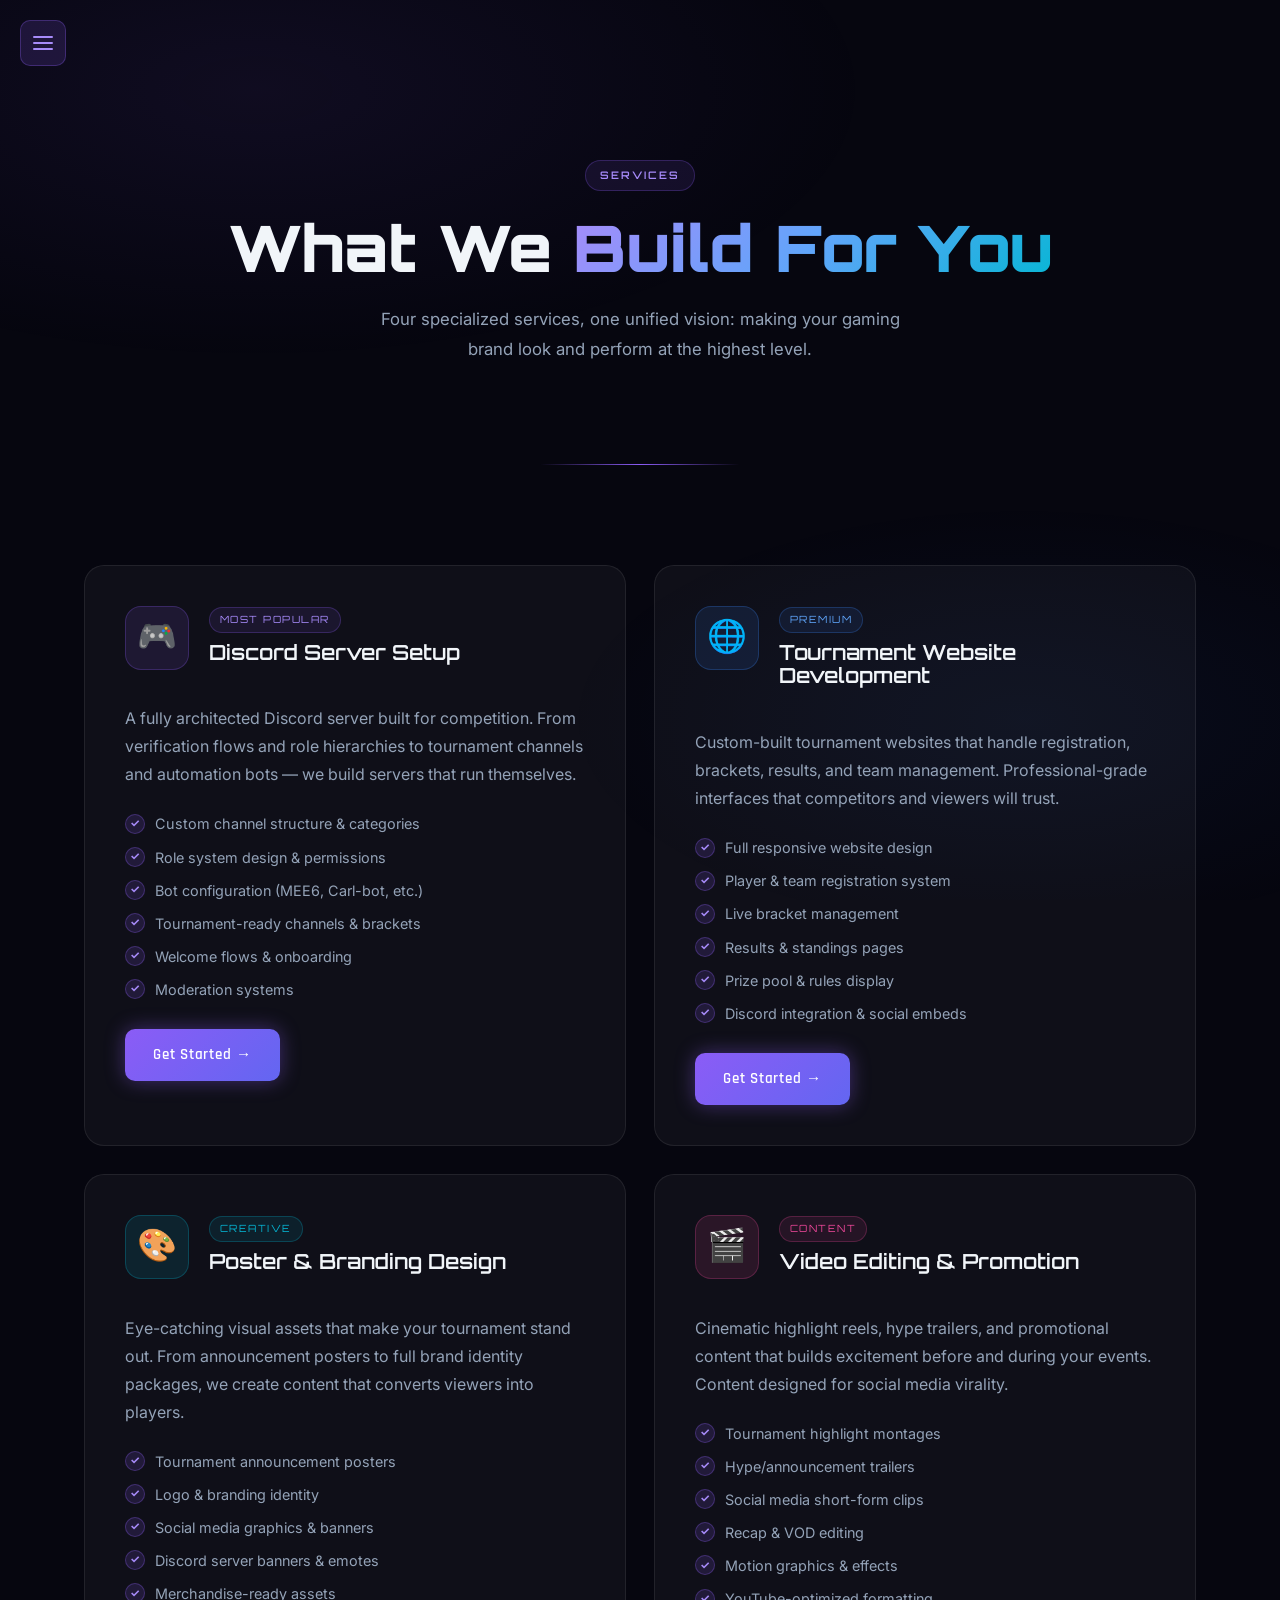
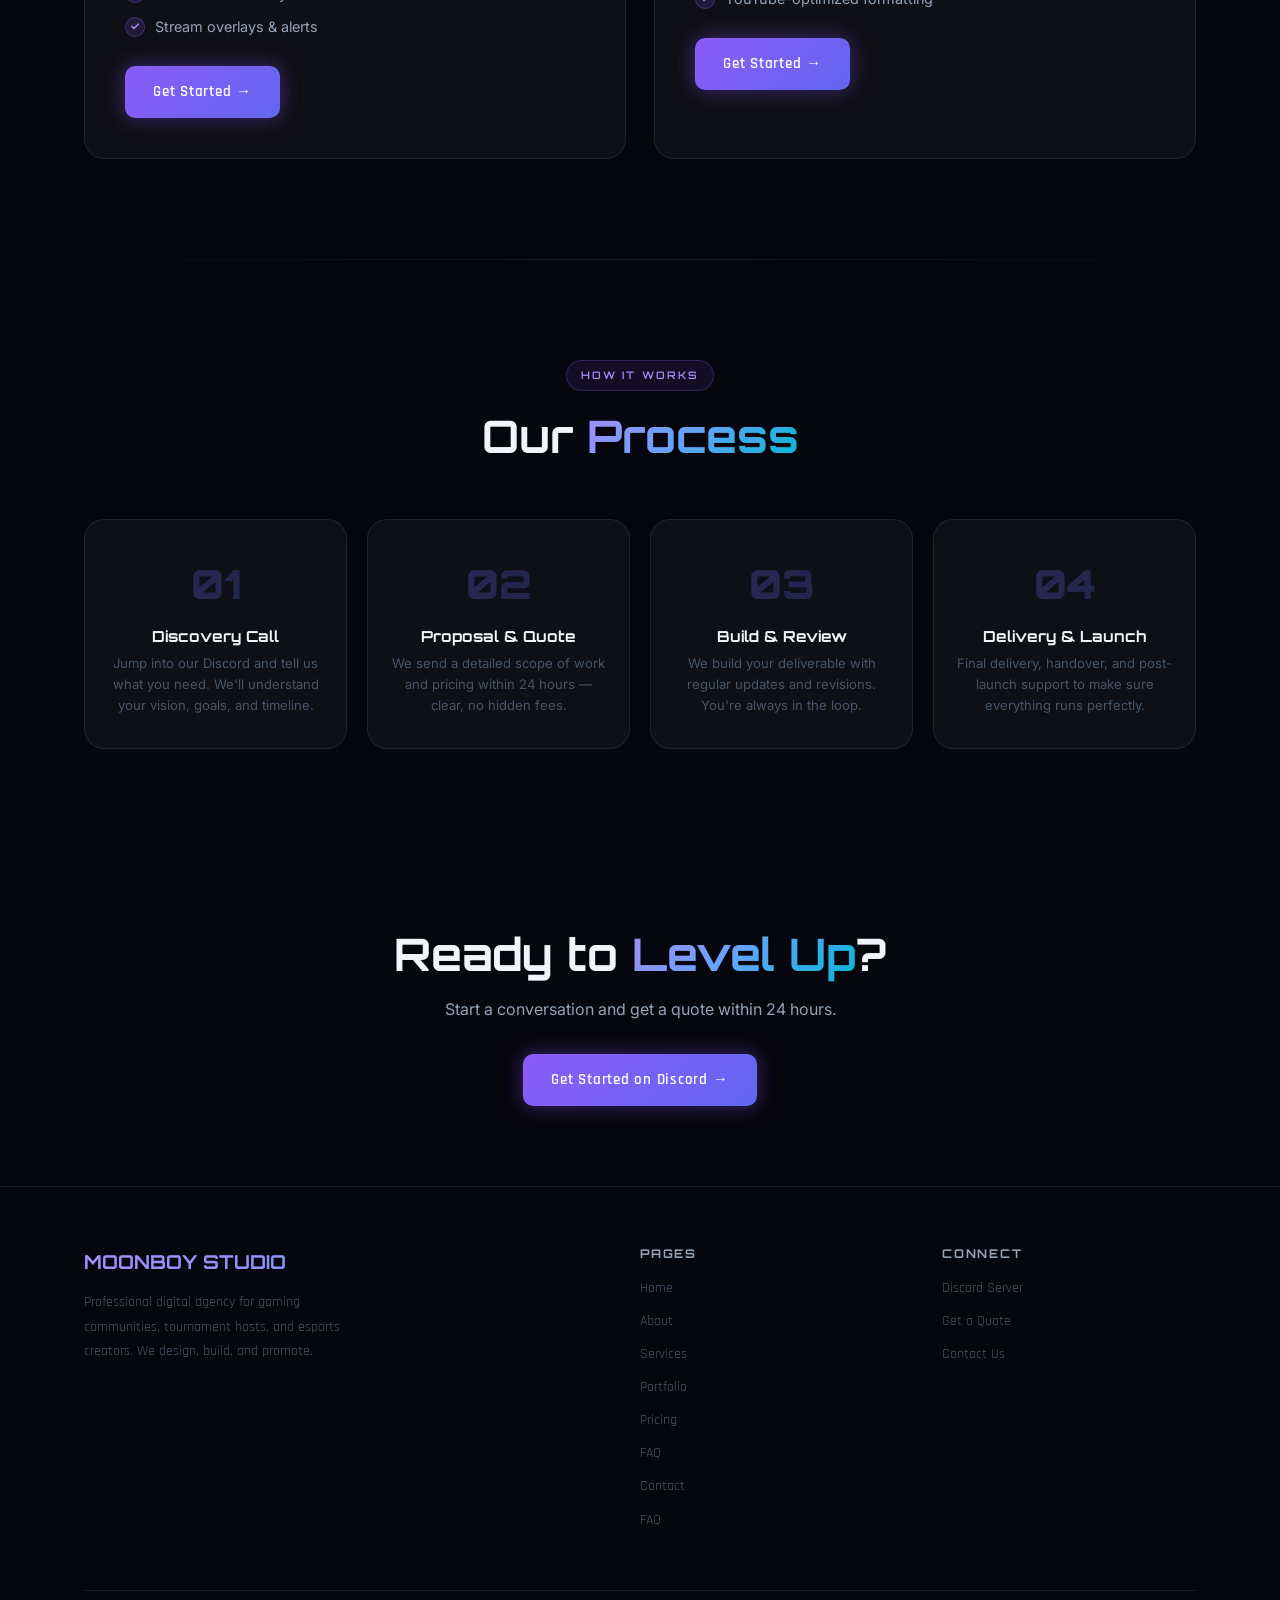
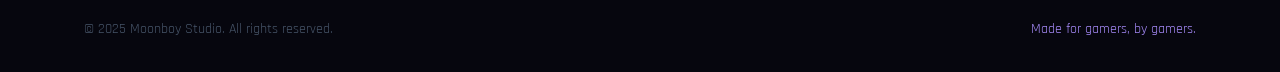
<file: services.html>
<!DOCTYPE html>
<html lang="en">
<head>
  <meta charset="UTF-8" />
  <meta name="viewport" content="width=device-width, initial-scale=1.0" />
  <title>Services — Moonboy Studio</title>
  <link rel="stylesheet" href="style.css" />
  <style>
    .service-card {
      background: var(--bg-card);
      border: 1px solid var(--border);
      border-radius: var(--radius-lg);
      padding: 40px;
      transition: var(--transition);
      position: relative;
      overflow: hidden;
    }

    .service-card::before {
      content: '';
      position: absolute;
      top: 0; left: 0; right: 0;
      height: 3px;
      opacity: 0;
      transition: var(--transition);
    }

    .s1::before { background: linear-gradient(90deg, #5865f2, #7c3aed); }
    .s2::before { background: linear-gradient(90deg, var(--purple), var(--blue)); }
    .s3::before { background: linear-gradient(90deg, var(--blue), var(--cyan)); }
    .s4::before { background: linear-gradient(90deg, var(--pink), var(--purple)); }

    .service-card:hover {
      transform: translateY(-8px);
      border-color: rgba(139,92,246,0.3);
      box-shadow: 0 24px 70px rgba(0,0,0,0.5), 0 0 30px rgba(139,92,246,0.12);
    }

    .service-card:hover::before { opacity: 1; }

    .service-header {
      display: flex;
      align-items: flex-start;
      gap: 20px;
      margin-bottom: 28px;
    }

    .service-icon-lg {
      width: 64px; height: 64px;
      border-radius: 16px;
      display: flex; align-items: center; justify-content: center;
      font-size: 2rem;
      flex-shrink: 0;
    }

    .si-purple { background: rgba(139,92,246,0.12); border: 1px solid rgba(139,92,246,0.25); }
    .si-blue   { background: rgba(59,130,246,0.12);  border: 1px solid rgba(59,130,246,0.25); }
    .si-cyan   { background: rgba(6,182,212,0.12);   border: 1px solid rgba(6,182,212,0.25); }
    .si-pink   { background: rgba(236,72,153,0.12);  border: 1px solid rgba(236,72,153,0.25); }

    .service-tag {
      display: inline-block;
      font-family: var(--font-display);
      font-size: 0.62rem;
      letter-spacing: 0.15em;
      text-transform: uppercase;
      padding: 4px 10px;
      border-radius: 100px;
      margin-bottom: 8px;
    }

    .tag-purple { background: rgba(139,92,246,0.1); border: 1px solid rgba(139,92,246,0.25); color: var(--purple-light); }
    .tag-blue   { background: rgba(59,130,246,0.1);  border: 1px solid rgba(59,130,246,0.25);  color: var(--blue-light); }
    .tag-cyan   { background: rgba(6,182,212,0.1);   border: 1px solid rgba(6,182,212,0.25);   color: var(--cyan); }
    .tag-pink   { background: rgba(236,72,153,0.1);  border: 1px solid rgba(236,72,153,0.25);  color: var(--pink); }

    .service-card h3 { font-size: 1.3rem; margin-bottom: 12px; }
    .service-card > p { color: var(--text-secondary); font-family: var(--font-text); line-height: 1.75; margin-bottom: 24px; }

    .feature-list {
      list-style: none;
      display: flex;
      flex-direction: column;
      gap: 10px;
      margin-bottom: 28px;
    }

    .feature-list li {
      display: flex;
      align-items: center;
      gap: 10px;
      font-size: 0.9rem;
      color: var(--text-secondary);
      font-family: var(--font-text);
    }

    .feature-list li::before {
      content: '✓';
      display: flex;
      align-items: center;
      justify-content: center;
      width: 20px; height: 20px;
      border-radius: 50%;
      background: rgba(139,92,246,0.15);
      border: 1px solid rgba(139,92,246,0.3);
      color: var(--purple-light);
      font-size: 0.7rem;
      font-weight: 700;
      flex-shrink: 0;
    }

    .services-grid { display: grid; grid-template-columns: 1fr 1fr; gap: 28px; }

    .process-grid {
      display: grid;
      grid-template-columns: repeat(4,1fr);
      gap: 20px;
      counter-reset: step;
    }

    .process-step {
      text-align: center;
      padding: 32px 20px;
      background: var(--bg-card);
      border: 1px solid var(--border);
      border-radius: var(--radius-lg);
      position: relative;
      transition: var(--transition);
    }

    .process-step:hover { border-color: rgba(139,92,246,0.25); }

    .process-num {
      font-family: var(--font-display);
      font-size: 2.5rem;
      font-weight: 900;
      background: linear-gradient(135deg, rgba(139,92,246,0.3), rgba(59,130,246,0.2));
      -webkit-background-clip: text;
      -webkit-text-fill-color: transparent;
      background-clip: text;
      margin-bottom: 12px;
    }

    .process-step h4 { font-size: 0.95rem; margin-bottom: 8px; }
    .process-step p  { color: var(--text-muted); font-size: 0.82rem; font-family: var(--font-text); }

    @media (max-width: 900px) {
      .services-grid { grid-template-columns: 1fr; }
      .process-grid  { grid-template-columns: repeat(2,1fr); }
    }
    @media (max-width: 540px) {
      .process-grid { grid-template-columns: 1fr; }
    }
  </style>
</head>
<body>

<div id="main-content" class="main">

  <!-- ── Page Hero ── -->
  <section class="page-hero">
    <div class="container">
      <div class="section-label fade-up">Services</div>
      <h1 class="fade-up delay-1">What We <span class="gradient-text">Build For You</span></h1>
      <p class="fade-up delay-2" style="color:var(--text-secondary); max-width:540px; margin:20px auto 0; font-family:var(--font-text); font-size:1.05rem; line-height:1.8;">Four specialized services, one unified vision: making your gaming brand look and perform at the highest level.</p>
    </div>
  </section>

  <!-- ── Services ── -->
  <section>
    <div class="container">
      <div class="services-grid">

        <!-- Discord Server Setup -->
        <div class="service-card s1 fade-up">
          <div class="service-header">
            <div class="service-icon-lg si-purple">🎮</div>
            <div>
              <div class="service-tag tag-purple">Most Popular</div>
              <h3>Discord Server Setup</h3>
            </div>
          </div>
          <p>A fully architected Discord server built for competition. From verification flows and role hierarchies to tournament channels and automation bots — we build servers that run themselves.</p>
          <ul class="feature-list">
            <li>Custom channel structure & categories</li>
            <li>Role system design & permissions</li>
            <li>Bot configuration (MEE6, Carl-bot, etc.)</li>
            <li>Tournament-ready channels & brackets</li>
            <li>Welcome flows & onboarding</li>
            <li>Moderation systems</li>
          </ul>
          <a href="https://discord.gg/uCGvsjTVT5" target="_blank" rel="noopener" class="btn btn-primary">Get Started →</a>
        </div>

        <!-- Tournament Website -->
        <div class="service-card s2 fade-up delay-1">
          <div class="service-header">
            <div class="service-icon-lg si-blue">🌐</div>
            <div>
              <div class="service-tag tag-blue">Premium</div>
              <h3>Tournament Website Development</h3>
            </div>
          </div>
          <p>Custom-built tournament websites that handle registration, brackets, results, and team management. Professional-grade interfaces that competitors and viewers will trust.</p>
          <ul class="feature-list">
            <li>Full responsive website design</li>
            <li>Player & team registration system</li>
            <li>Live bracket management</li>
            <li>Results & standings pages</li>
            <li>Prize pool & rules display</li>
            <li>Discord integration & social embeds</li>
          </ul>
          <a href="https://discord.gg/uCGvsjTVT5" target="_blank" rel="noopener" class="btn btn-primary">Get Started →</a>
        </div>

        <!-- Poster & Branding -->
        <div class="service-card s3 fade-up">
          <div class="service-header">
            <div class="service-icon-lg si-cyan">🎨</div>
            <div>
              <div class="service-tag tag-cyan">Creative</div>
              <h3>Poster & Branding Design</h3>
            </div>
          </div>
          <p>Eye-catching visual assets that make your tournament stand out. From announcement posters to full brand identity packages, we create content that converts viewers into players.</p>
          <ul class="feature-list">
            <li>Tournament announcement posters</li>
            <li>Logo & branding identity</li>
            <li>Social media graphics & banners</li>
            <li>Discord server banners & emotes</li>
            <li>Merchandise-ready assets</li>
            <li>Stream overlays & alerts</li>
          </ul>
          <a href="https://discord.gg/uCGvsjTVT5" target="_blank" rel="noopener" class="btn btn-primary">Get Started →</a>
        </div>

        <!-- Video Editing -->
        <div class="service-card s4 fade-up delay-1">
          <div class="service-header">
            <div class="service-icon-lg si-pink">🎬</div>
            <div>
              <div class="service-tag tag-pink">Content</div>
              <h3>Video Editing & Promotion</h3>
            </div>
          </div>
          <p>Cinematic highlight reels, hype trailers, and promotional content that builds excitement before and during your events. Content designed for social media virality.</p>
          <ul class="feature-list">
            <li>Tournament highlight montages</li>
            <li>Hype/announcement trailers</li>
            <li>Social media short-form clips</li>
            <li>Recap & VOD editing</li>
            <li>Motion graphics & effects</li>
            <li>YouTube-optimized formatting</li>
          </ul>
          <a href="https://discord.gg/uCGvsjTVT5" target="_blank" rel="noopener" class="btn btn-primary">Get Started →</a>
        </div>

      </div>
    </div>
  </section>

  <div class="divider"></div>

  <!-- ── Process ── -->
  <section>
    <div class="container">
      <div class="fade-up" style="text-align:center; margin-bottom:56px;">
        <div class="section-label">How It Works</div>
        <h2>Our <span class="gradient-text">Process</span></h2>
      </div>
      <div class="process-grid">
        <div class="process-step fade-up">
          <div class="process-num">01</div>
          <h4>Discovery Call</h4>
          <p>Jump into our Discord and tell us what you need. We'll understand your vision, goals, and timeline.</p>
        </div>
        <div class="process-step fade-up delay-1">
          <div class="process-num">02</div>
          <h4>Proposal & Quote</h4>
          <p>We send a detailed scope of work and pricing within 24 hours — clear, no hidden fees.</p>
        </div>
        <div class="process-step fade-up delay-2">
          <div class="process-num">03</div>
          <h4>Build & Review</h4>
          <p>We build your deliverable with regular updates and revisions. You're always in the loop.</p>
        </div>
        <div class="process-step fade-up delay-3">
          <div class="process-num">04</div>
          <h4>Delivery & Launch</h4>
          <p>Final delivery, handover, and post-launch support to make sure everything runs perfectly.</p>
        </div>
      </div>
    </div>
  </section>

  <!-- ── CTA ── -->
  <section style="padding:80px 0; text-align:center;">
    <div class="container fade-up">
      <h2 style="margin-bottom:16px;">Ready to <span class="gradient-text">Level Up</span>?</h2>
      <p style="color:var(--text-secondary); margin-bottom:32px; font-family:var(--font-text);">Start a conversation and get a quote within 24 hours.</p>
      <a href="https://discord.gg/uCGvsjTVT5" target="_blank" rel="noopener" class="btn btn-primary">Get Started on Discord →</a>
    </div>
  </section>

</div>

<script src="components.js"></script>
<script src="main.js"></script>
</body>
</html>
</file>
<file: style.css>
/* ============================================================
   MOONBOY STUDIO — Global Stylesheet
   Dark esports/agency theme with neon purple & blue accents
   ============================================================ */

@import url('https://fonts.googleapis.com/css2?family=Orbitron:wght@400;600;700;900&family=Rajdhani:wght@300;400;500;600;700&family=Inter:wght@300;400;500&display=swap');

/* ── CSS Variables ── */
:root {
  --bg-dark:       #06060f;
  --bg-card:       rgba(255,255,255,0.04);
  --bg-card-hover: rgba(255,255,255,0.07);
  --border:        rgba(255,255,255,0.08);
  --border-glow:   rgba(139,92,246,0.4);

  --purple:        #8b5cf6;
  --purple-light:  #a78bfa;
  --blue:          #3b82f6;
  --blue-light:    #60a5fa;
  --cyan:          #06b6d4;
  --pink:          #ec4899;

  --text-primary:  #f1f5f9;
  --text-secondary:#94a3b8;
  --text-muted:    #475569;

  --glow-purple:   0 0 20px rgba(139,92,246,0.5), 0 0 60px rgba(139,92,246,0.2);
  --glow-blue:     0 0 20px rgba(59,130,246,0.5), 0 0 60px rgba(59,130,246,0.2);
  --glow-btn:      0 0 15px rgba(139,92,246,0.6), 0 0 40px rgba(139,92,246,0.3);

  --font-display:  'Orbitron', sans-serif;
  --font-body:     'Rajdhani', sans-serif;
  --font-text:     'Inter', sans-serif;

  --sidebar-w:     280px;
  --transition:    0.3s ease;
  --radius:        12px;
  --radius-lg:     20px;
}

/* ── Reset ── */
*, *::before, *::after { box-sizing: border-box; margin: 0; padding: 0; }

html { scroll-behavior: smooth; }

body {
  background: var(--bg-dark);
  color: var(--text-primary);
  font-family: var(--font-body);
  font-size: 16px;
  line-height: 1.6;
  overflow-x: hidden;
  min-height: 100vh;
}

/* ── Scrollbar ── */
::-webkit-scrollbar { width: 6px; }
::-webkit-scrollbar-track { background: var(--bg-dark); }
::-webkit-scrollbar-thumb { background: var(--purple); border-radius: 3px; }

/* ── Background Noise/Texture ── */
body::before {
  content: '';
  position: fixed;
  inset: 0;
  background-image:
    radial-gradient(ellipse 80% 50% at 20% 10%, rgba(139,92,246,0.08) 0%, transparent 60%),
    radial-gradient(ellipse 60% 40% at 80% 80%, rgba(59,130,246,0.06) 0%, transparent 60%);
  pointer-events: none;
  z-index: 0;
}

/* ── Sidebar ── */
.sidebar {
  position: fixed;
  top: 0; left: 0;
  width: var(--sidebar-w);
  height: 100vh;
  background: rgba(6,6,15,0.95);
  backdrop-filter: blur(20px);
  border-right: 1px solid var(--border);
  z-index: 1000;
  transform: translateX(-100%);
  transition: transform 0.35s cubic-bezier(0.4,0,0.2,1);
  display: flex;
  flex-direction: column;
  overflow: hidden;
}

.sidebar.open { transform: translateX(0); }

.sidebar-header {
  padding: 28px 24px 20px;
  border-bottom: 1px solid var(--border);
  flex-shrink: 0;
}

.sidebar-logo {
  font-family: var(--font-display);
  font-size: 1.1rem;
  font-weight: 700;
  letter-spacing: 0.05em;
  background: linear-gradient(135deg, var(--purple-light), var(--blue-light));
  -webkit-background-clip: text;
  -webkit-text-fill-color: transparent;
  background-clip: text;
}

.sidebar-logo span { color: var(--cyan); -webkit-text-fill-color: var(--cyan); }

.sidebar-nav {
  flex: 1;
  padding: 20px 16px;
  display: flex;
  flex-direction: column;
  gap: 4px;
  overflow-y: auto;
}

.sidebar-nav a {
  display: flex;
  align-items: center;
  gap: 12px;
  padding: 12px 16px;
  border-radius: var(--radius);
  color: var(--text-secondary);
  text-decoration: none;
  font-family: var(--font-body);
  font-size: 1rem;
  font-weight: 500;
  letter-spacing: 0.03em;
  transition: var(--transition);
  border: 1px solid transparent;
}

.sidebar-nav a:hover,
.sidebar-nav a.active {
  background: rgba(139,92,246,0.12);
  border-color: rgba(139,92,246,0.25);
  color: var(--purple-light);
}

.sidebar-nav a .nav-icon {
  width: 18px;
  height: 18px;
  opacity: 0.7;
}

.sidebar-footer {
  padding: 16px;
  border-top: 1px solid var(--border);
  flex-shrink: 0;
}

.btn-discord-sidebar {
  display: flex;
  align-items: center;
  justify-content: center;
  gap: 10px;
  width: 100%;
  padding: 13px 20px;
  background: linear-gradient(135deg, #5865f2, #7c3aed);
  border: none;
  border-radius: var(--radius);
  color: #fff;
  font-family: var(--font-body);
  font-size: 0.95rem;
  font-weight: 600;
  letter-spacing: 0.04em;
  cursor: pointer;
  text-decoration: none;
  transition: var(--transition);
  box-shadow: 0 0 20px rgba(88,101,242,0.5), 0 0 40px rgba(88,101,242,0.2);
}

.btn-discord-sidebar:hover {
  box-shadow: 0 0 30px rgba(88,101,242,0.7), 0 0 60px rgba(88,101,242,0.35);
  transform: translateY(-2px);
}

/* ── Overlay ── */
.overlay {
  position: fixed;
  inset: 0;
  background: rgba(0,0,0,0.6);
  backdrop-filter: blur(4px);
  z-index: 999;
  opacity: 0;
  pointer-events: none;
  transition: opacity 0.3s ease;
}

.overlay.visible { opacity: 1; pointer-events: all; }

/* ── Hamburger Button ── */
.hamburger {
  position: fixed;
  top: 20px; left: 20px;
  z-index: 1001;
  background: rgba(139,92,246,0.15);
  border: 1px solid rgba(139,92,246,0.3);
  border-radius: 10px;
  width: 46px; height: 46px;
  display: flex;
  align-items: center;
  justify-content: center;
  cursor: pointer;
  transition: var(--transition);
}

.hamburger:hover {
  background: rgba(139,92,246,0.25);
  box-shadow: var(--glow-purple);
}

.hamburger span {
  display: block;
  width: 20px; height: 2px;
  background: var(--purple-light);
  border-radius: 2px;
  position: absolute;
  transition: var(--transition);
}

.hamburger span:nth-child(1) { transform: translateY(-6px); }
.hamburger span:nth-child(3) { transform: translateY(6px); }

.hamburger.open span:nth-child(1) { transform: translateY(0) rotate(45deg); }
.hamburger.open span:nth-child(2) { opacity: 0; }
.hamburger.open span:nth-child(3) { transform: translateY(0) rotate(-45deg); }

/* ── Main Content ── */
.main { position: relative; z-index: 1; }

/* ── Section Layout ── */
section { padding: 100px 0; }
.container { max-width: 1160px; margin: 0 auto; padding: 0 24px; }

/* ── Typography ── */
.section-label {
  display: inline-block;
  font-family: var(--font-display);
  font-size: 0.65rem;
  font-weight: 600;
  letter-spacing: 0.2em;
  text-transform: uppercase;
  color: var(--purple-light);
  background: rgba(139,92,246,0.1);
  border: 1px solid rgba(139,92,246,0.25);
  padding: 6px 14px;
  border-radius: 100px;
  margin-bottom: 20px;
}

h1, h2, h3, h4 { font-family: var(--font-display); line-height: 1.15; }

h1 { font-size: clamp(2.2rem, 5vw, 4rem); font-weight: 900; }
h2 { font-size: clamp(1.8rem, 3.5vw, 2.8rem); font-weight: 700; }
h3 { font-size: 1.2rem; font-weight: 600; }

.gradient-text {
  background: linear-gradient(135deg, var(--purple-light) 0%, var(--blue-light) 50%, var(--cyan) 100%);
  -webkit-background-clip: text;
  -webkit-text-fill-color: transparent;
  background-clip: text;
}

/* ── Buttons ── */
.btn {
  display: inline-flex;
  align-items: center;
  gap: 8px;
  padding: 14px 28px;
  border-radius: 10px;
  font-family: var(--font-body);
  font-size: 0.95rem;
  font-weight: 600;
  letter-spacing: 0.05em;
  text-decoration: none;
  cursor: pointer;
  border: none;
  transition: var(--transition);
  position: relative;
  overflow: hidden;
}

.btn::before {
  content: '';
  position: absolute;
  inset: 0;
  background: rgba(255,255,255,0.1);
  transform: translateX(-100%);
  transition: transform 0.4s ease;
}

.btn:hover::before { transform: translateX(0); }

.btn-primary {
  background: linear-gradient(135deg, var(--purple), #6366f1);
  color: #fff;
  box-shadow: 0 0 20px rgba(139,92,246,0.4);
}

.btn-primary:hover {
  box-shadow: 0 0 35px rgba(139,92,246,0.6), 0 0 80px rgba(139,92,246,0.25);
  transform: translateY(-2px);
}

.btn-outline {
  background: transparent;
  color: var(--blue-light);
  border: 1px solid rgba(59,130,246,0.4);
}

.btn-outline:hover {
  background: rgba(59,130,246,0.08);
  border-color: var(--blue-light);
  box-shadow: 0 0 25px rgba(59,130,246,0.35);
  transform: translateY(-2px);
}

/* ── Cards ── */
.card {
  background: var(--bg-card);
  border: 1px solid var(--border);
  border-radius: var(--radius-lg);
  padding: 32px;
  transition: var(--transition);
  position: relative;
  overflow: hidden;
}

.card::before {
  content: '';
  position: absolute;
  top: 0; left: 0;
  right: 0; height: 1px;
  background: linear-gradient(90deg, transparent, rgba(139,92,246,0.5), transparent);
  opacity: 0;
  transition: var(--transition);
}

.card:hover {
  background: var(--bg-card-hover);
  border-color: rgba(139,92,246,0.3);
  transform: translateY(-6px);
  box-shadow: 0 20px 60px rgba(0,0,0,0.4), 0 0 30px rgba(139,92,246,0.15);
}

.card:hover::before { opacity: 1; }

.card-icon {
  width: 52px; height: 52px;
  border-radius: 14px;
  display: flex;
  align-items: center;
  justify-content: center;
  margin-bottom: 20px;
  font-size: 1.5rem;
  background: rgba(139,92,246,0.12);
  border: 1px solid rgba(139,92,246,0.2);
}

/* ── Divider ── */
.divider {
  height: 1px;
  background: linear-gradient(90deg, transparent, var(--border), transparent);
  margin: 0;
}

/* ── Fade-in on scroll ── */
.fade-up {
  opacity: 0;
  transform: translateY(30px);
  transition: opacity 0.6s ease, transform 0.6s ease;
}

.fade-up.visible {
  opacity: 1;
  transform: translateY(0);
}

.fade-up.delay-1 { transition-delay: 0.1s; }
.fade-up.delay-2 { transition-delay: 0.2s; }
.fade-up.delay-3 { transition-delay: 0.3s; }
.fade-up.delay-4 { transition-delay: 0.4s; }
.fade-up.delay-5 { transition-delay: 0.5s; }

/* ── Grid helpers ── */
.grid-2 { display: grid; grid-template-columns: repeat(2,1fr); gap: 24px; }
.grid-3 { display: grid; grid-template-columns: repeat(3,1fr); gap: 24px; }
.grid-4 { display: grid; grid-template-columns: repeat(4,1fr); gap: 24px; }

/* ── Footer ── */
footer {
  background: rgba(6,6,15,0.9);
  border-top: 1px solid var(--border);
  padding: 60px 0 32px;
}

.footer-grid {
  display: grid;
  grid-template-columns: 2fr 1fr 1fr;
  gap: 48px;
  margin-bottom: 48px;
}

.footer-brand-name {
  font-family: var(--font-display);
  font-size: 1.2rem;
  font-weight: 700;
  background: linear-gradient(135deg, var(--purple-light), var(--blue-light));
  -webkit-background-clip: text;
  -webkit-text-fill-color: transparent;
  background-clip: text;
  margin-bottom: 12px;
}

.footer-desc {
  color: var(--text-muted);
  font-size: 0.9rem;
  line-height: 1.7;
  max-width: 280px;
}

.footer-col h4 {
  font-family: var(--font-display);
  font-size: 0.75rem;
  letter-spacing: 0.15em;
  text-transform: uppercase;
  color: var(--text-secondary);
  margin-bottom: 16px;
}

.footer-col a {
  display: block;
  color: var(--text-muted);
  text-decoration: none;
  font-size: 0.9rem;
  margin-bottom: 10px;
  transition: var(--transition);
}

.footer-col a:hover { color: var(--purple-light); }

.footer-bottom {
  border-top: 1px solid var(--border);
  padding-top: 28px;
  display: flex;
  justify-content: space-between;
  align-items: center;
  color: var(--text-muted);
  font-size: 0.85rem;
}

/* ── Hero shared ── */
.page-hero {
  padding: 160px 0 100px;
  text-align: center;
  position: relative;
}

.page-hero::after {
  content: '';
  position: absolute;
  bottom: 0; left: 50%;
  transform: translateX(-50%);
  width: 200px; height: 1px;
  background: linear-gradient(90deg, transparent, var(--purple), transparent);
}

/* ── Glow line ── */
.glow-line {
  width: 60px; height: 3px;
  background: linear-gradient(90deg, var(--purple), var(--blue));
  border-radius: 2px;
  margin-bottom: 20px;
  box-shadow: var(--glow-purple);
}

/* ── Responsive ── */
@media (max-width: 900px) {
  .grid-4 { grid-template-columns: repeat(2,1fr); }
  .grid-3 { grid-template-columns: repeat(2,1fr); }
  .footer-grid { grid-template-columns: 1fr 1fr; }
  .footer-grid > *:first-child { grid-column: 1/-1; }
}

@media (max-width: 640px) {
  section { padding: 70px 0; }
  .grid-2, .grid-3, .grid-4 { grid-template-columns: 1fr; }
  .footer-grid { grid-template-columns: 1fr; }
  .footer-bottom { flex-direction: column; gap: 12px; text-align: center; }
  h1 { font-size: 2rem; }
  h2 { font-size: 1.6rem; }
}
</file>
